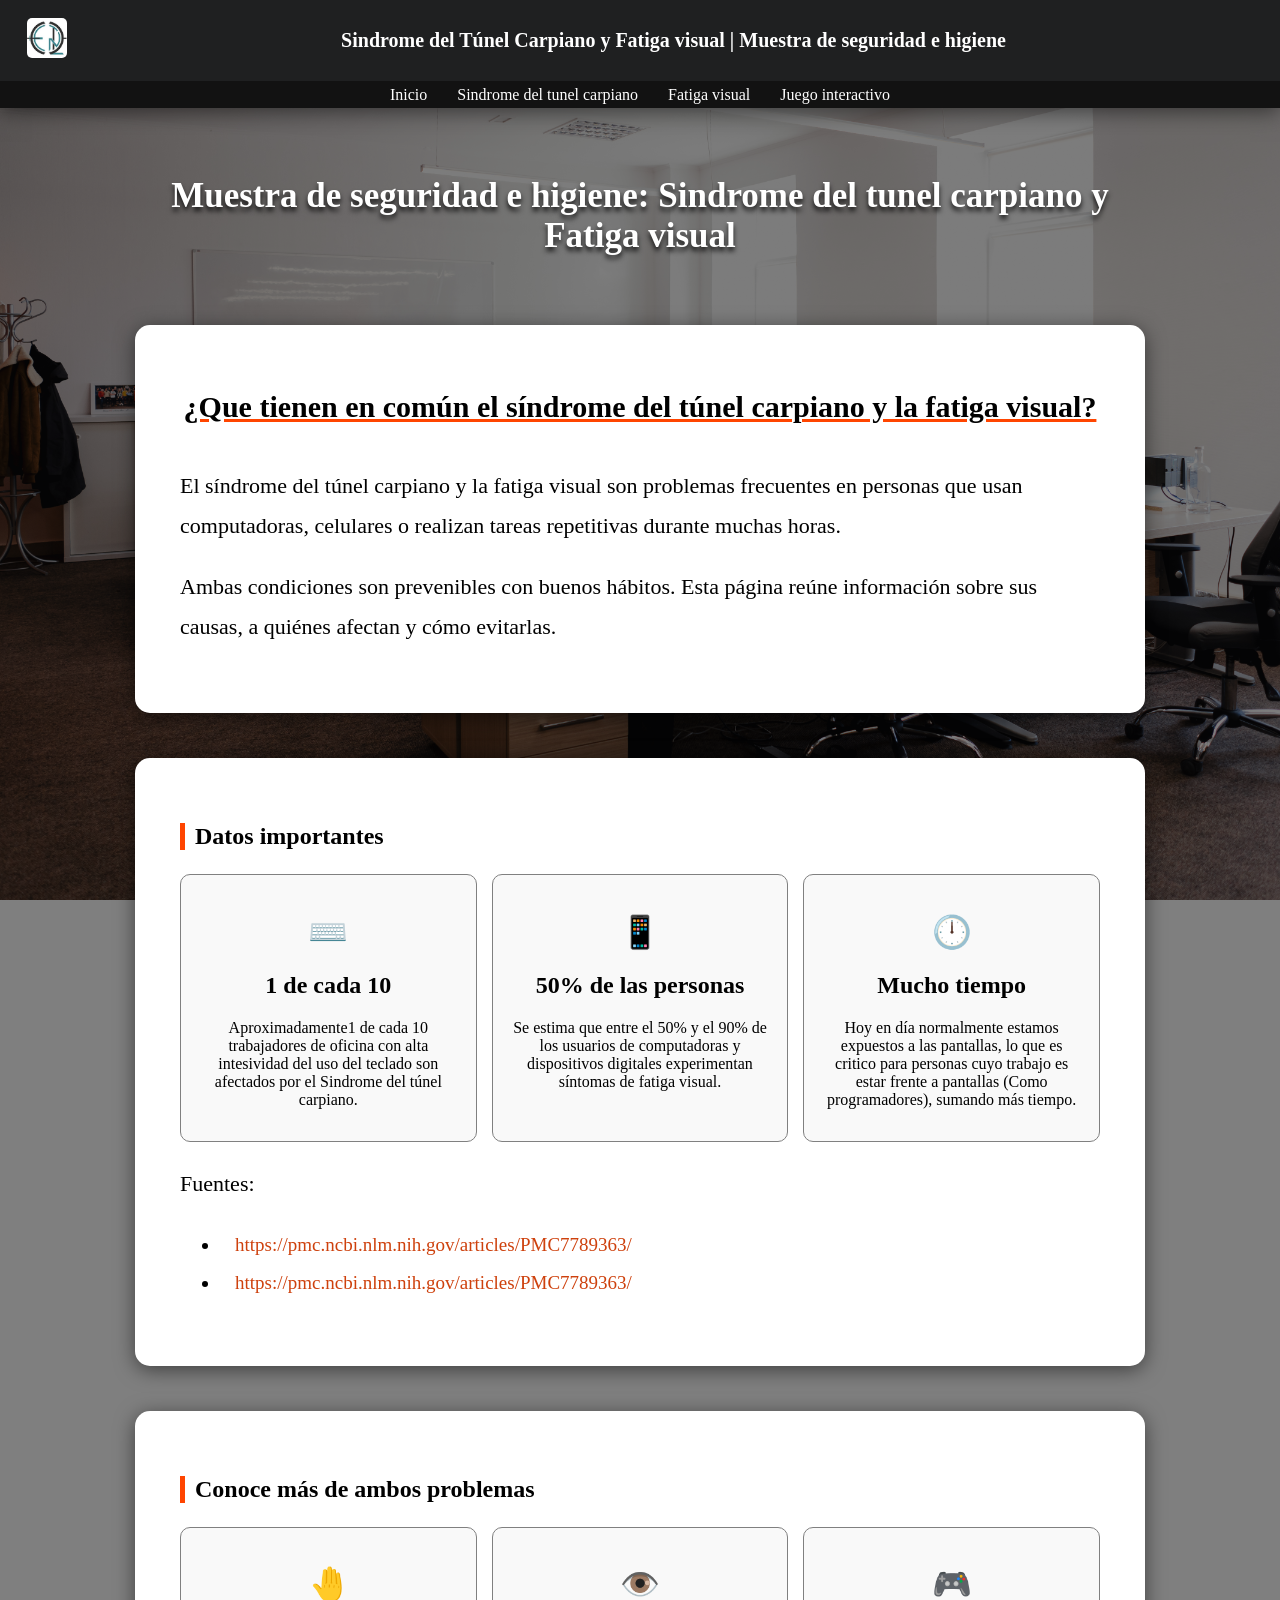
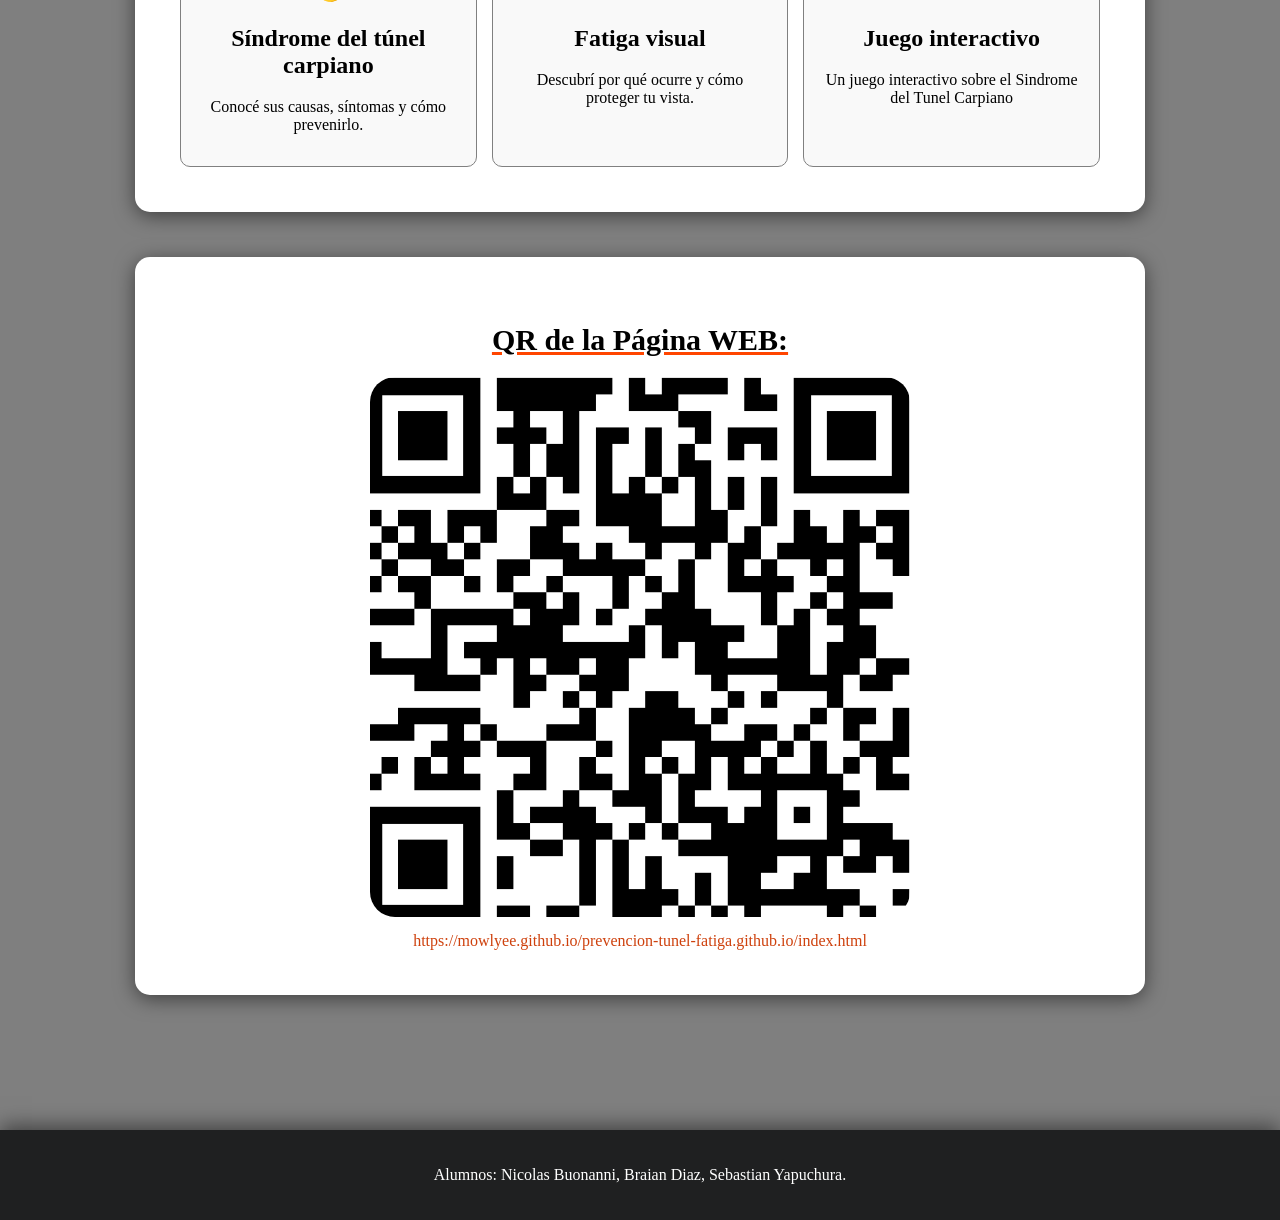
<file: index.html>
<!DOCTYPE html>
<html lang="es">
<head>
    <meta charset="UTF-8">
    <meta name="viewport" content="width=device-width, initial-scale=1.0">
    <link rel="icon" type="image/x-icon" href="media/logo.jpeg">
    <title>Sindrome del Tunel Carpiano y Fatiga visual</title>
    <link rel="stylesheet" href="styles/style.css">
</head>
<body style="background-image: url(media/oficina.jpg)">


    <header>

        <div class="encabezado">

            <a  href="index.html">
                <img src="media/logo.jpeg" alt="logo">
            </a>

            <div class="encabezado-titulo">Sindrome del Túnel Carpiano y Fatiga visual | Muestra de seguridad e higiene</div>

        </div>

        <nav>
            <a href="index.html">Inicio</a>
            <a href="html/tunel-carpiano.html">Sindrome del tunel carpiano</a>
            <a href="html/fatiga-visual.html">Fatiga visual</a>
            <a href="juego.html">Juego interactivo</a>
        </nav>

    </header>


    <div class="contenido">
        <h1 class="titulo-grande">Muestra de seguridad e higiene: Sindrome del tunel carpiano y Fatiga visual</h1>
        <div class="articulo">
            
            
            <div class="seccion">

                <div class="titulo-grande2">
                    <h1>¿Que tienen en común el síndrome del túnel carpiano y la fatiga visual?</h1>
                </div>
                <div class="texto">
                    <p>El síndrome del túnel carpiano y la fatiga visual son problemas frecuentes en personas que usan computadoras, celulares o realizan tareas repetitivas durante muchas horas.</p>
                    <p>Ambas condiciones son prevenibles con buenos hábitos. Esta página reúne información sobre sus causas, a quiénes afectan y cómo evitarlas.</p>
                </div>

            </div>


        </div>

        <div class="articulo">



            <div class="seccion">

                <h2 class="titulo">Datos importantes</h2>

                <div class="contenedor-grid">

                    <div class="card">
                        <h1>⌨️</h1>
                        <h2>1 de cada 10</h2>
                        <p>Aproximadamente1 de cada 10 trabajadores de oficina con alta
                            intesividad del uso del teclado son afectados por el Sindrome
                            del túnel carpiano.
                        </p>
                    </div>

                    <div class="card">
                        <h1>📱</h1>
                        <h2>50% de las personas</h2>
                        <p>Se estima que entre el 50% y el 90% de los usuarios de computadoras
                            y dispositivos digitales experimentan síntomas de fatiga visual.
                        </p>
                    </div>

                    <div class="card">
                        <h1>🕛</h1>
                        <h2>Mucho tiempo</h2>
                        <p>Hoy en día normalmente estamos expuestos a las pantallas, lo que es
                            critico para personas cuyo trabajo es estar frente a pantallas (Como programadores), sumando
                            más tiempo.
                        </p>
                    </div>

                </div>

                <div class="texto">
                    <p>Fuentes:</p>
                </div>
                <ul class="lista">
                    <li><a href="https://pmc.ncbi.nlm.nih.gov/articles/PMC7789363/">https://pmc.ncbi.nlm.nih.gov/articles/PMC7789363/</a></li>
                    <li><a href="https://pmc.ncbi.nlm.nih.gov/articles/PMC7789363/">https://pmc.ncbi.nlm.nih.gov/articles/PMC7789363/</a></li>
                </ul>

            </div>


        </div>

        <div class="articulo">
            

            <div class="seccion">

                <h2 class="titulo">Conoce más de ambos problemas</h2>
                
                <div class="contenedor-grid">

                    <a href="html/tunel-carpiano.html">
                        <div class="card">
                            <h1>🤚</h1>
                            <h2>Síndrome del túnel carpiano</h2>
                            <p>Conocé sus causas, síntomas y cómo prevenirlo.</p>
                        </div>
                    </a>

                    <a href="html/fatiga-visual.html">
                        <div class="card">
                            <h1>👁️</h1>
                            <h2>Fatiga visual</h2>
                            <p>Descubrí por qué ocurre y cómo proteger tu vista.</p>
                        </div>
                    </a>

                    <a href="html/juego.html">
                        <div class="card">
                            <h1>🎮</h1>
                            <h2>Juego interactivo</h2>
                            <p>Un juego interactivo sobre el Sindrome del Tunel Carpiano</p>
                        </div>
                    </a>

                </div>

            </div>


        </div>

        <div class="articulo">

            <div class="seccion">

                <div class="titulo-grande2">
                    <h1>QR de la Página WEB:</h1>
                </div>

                <div class="codigo-qr">

                    <img src="media/qr-code-no-border.png" alt="codigo-qr">

                    <a href="https://mowlyee.github.io/prevencion-tunel-fatiga.github.io/index.html">https://mowlyee.github.io/prevencion-tunel-fatiga.github.io/index.html</a>

                </div>

            </div>




        </div> 
        
        
    </div>


    <footer>
        Alumnos: Nicolas Buonanni, Braian Diaz, Sebastian Yapuchura.
    </footer>

</body>
</html>
</file>
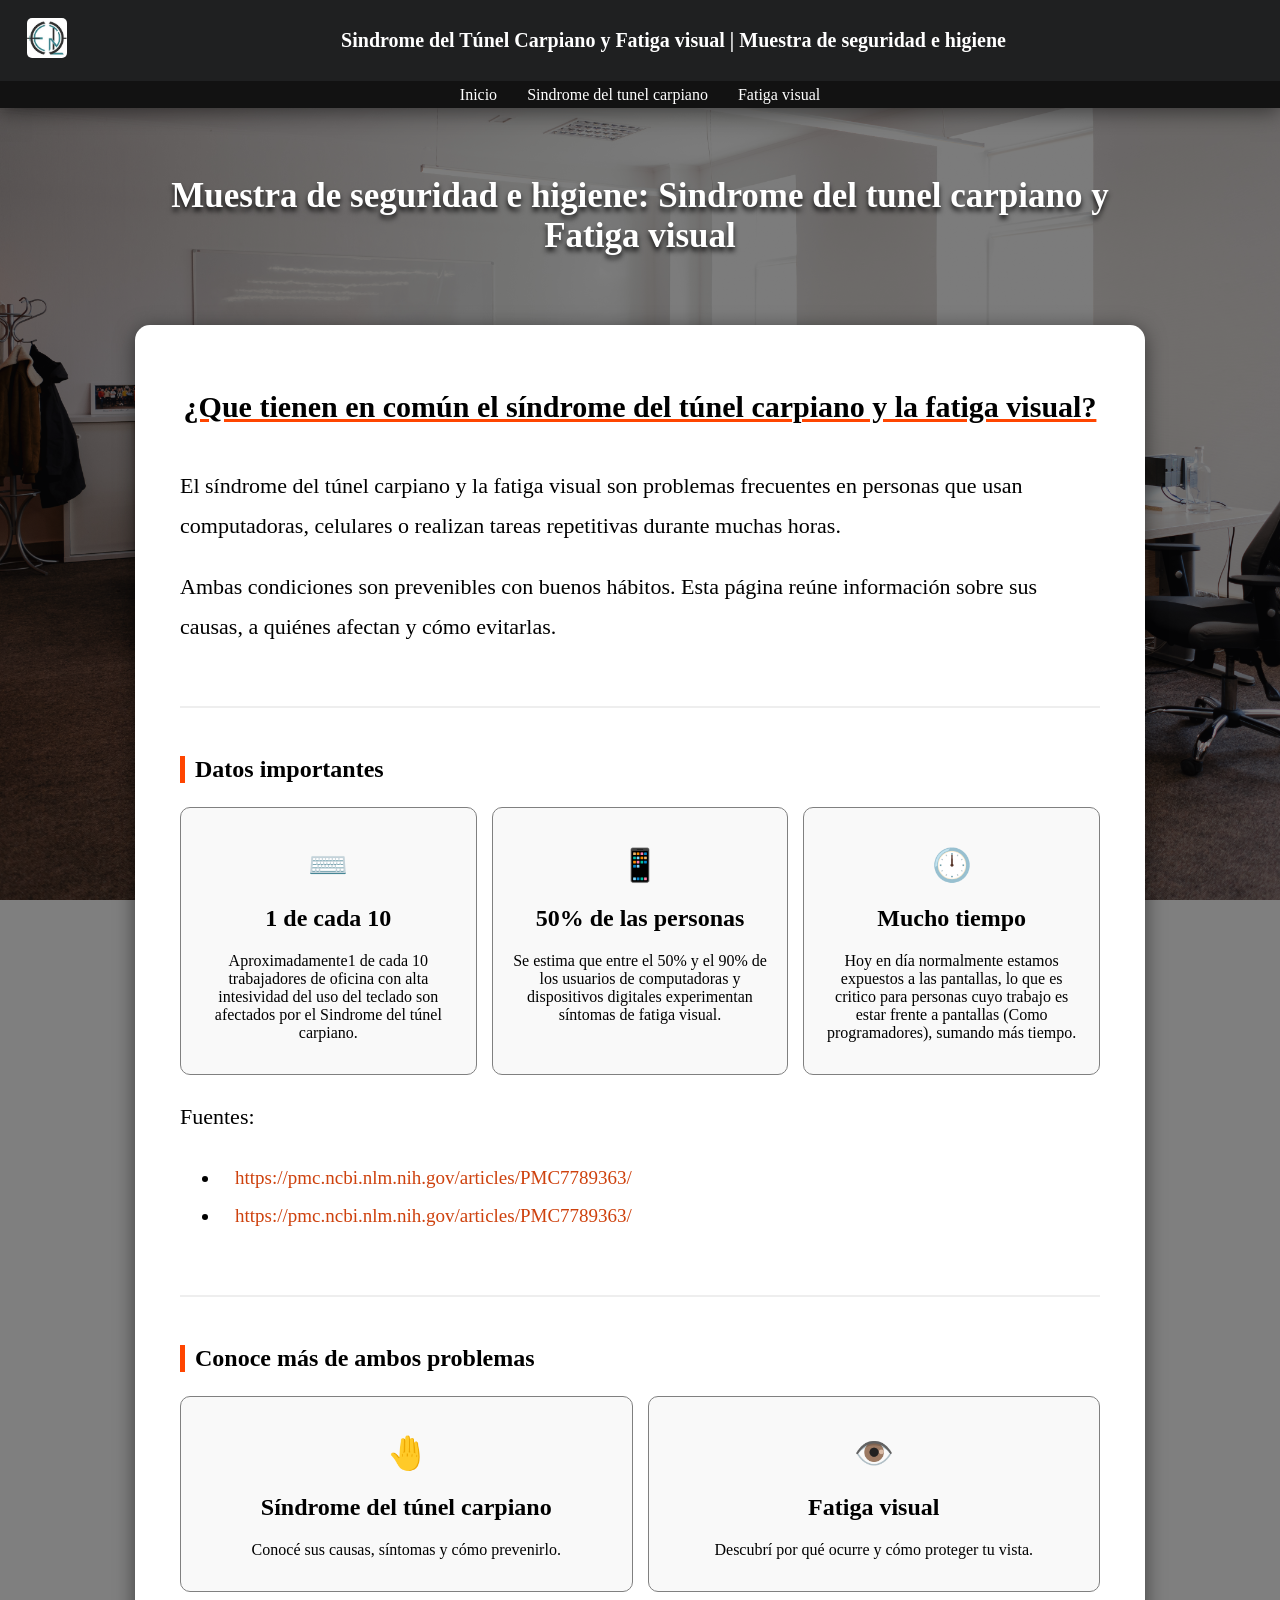
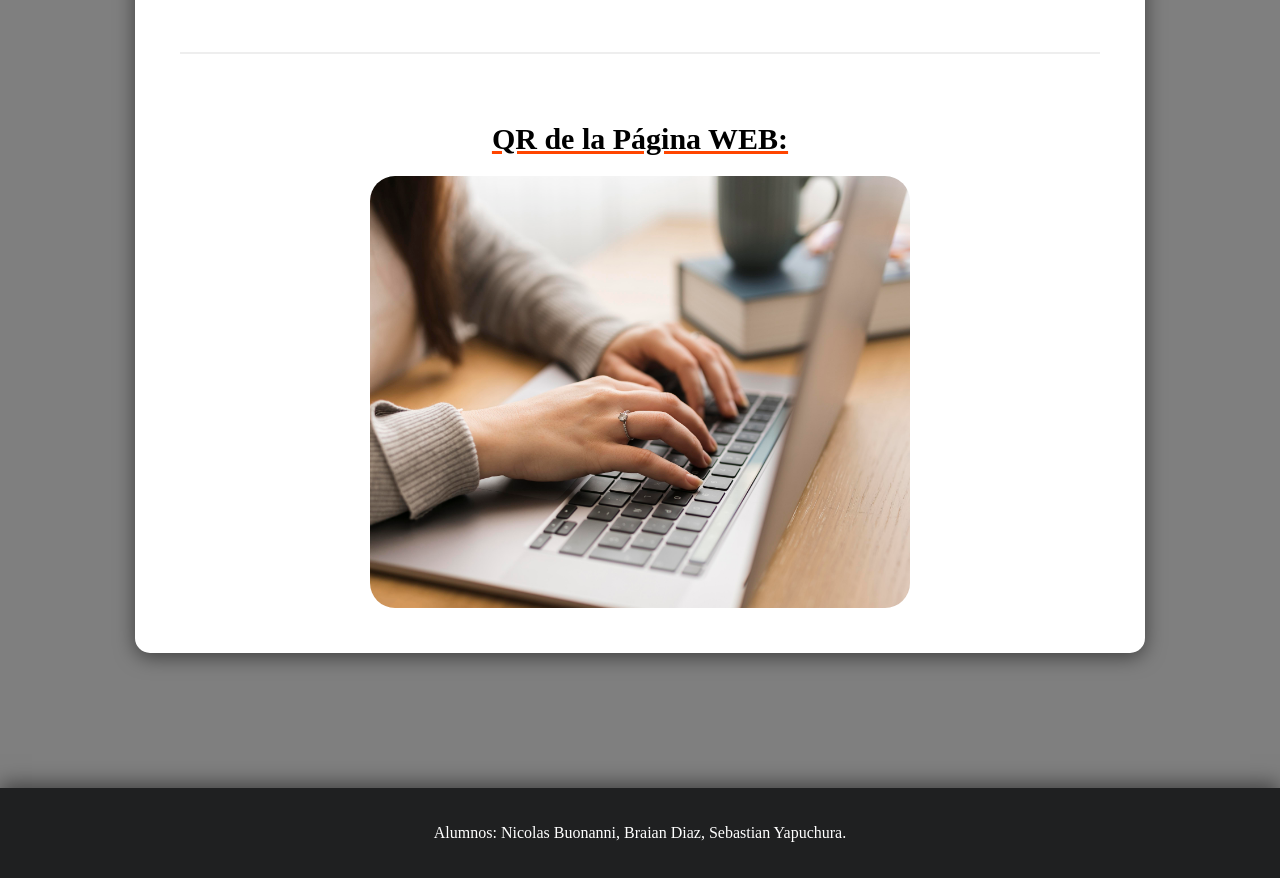
<file: html/index.html>
<!DOCTYPE html>
<html lang="es">
<head>
    <meta charset="UTF-8">
    <meta name="viewport" content="width=device-width, initial-scale=1.0">
    <link rel="icon" type="image/x-icon" href="../media/logo.jpeg">
    <title>Sindrome del Tunel Carpiano y Fatiga visual</title>
    <link rel="stylesheet" href="../styles/style.css">
</head>
<body style="background-image: url(../media/oficina.jpg)";>


    <header>

        <div class="encabezado">

            <a  href="../html/index.html">
                <img src="../media/logo.jpeg" alt="logo">
            </a>

            <div class="encabezado-titulo">Sindrome del Túnel Carpiano y Fatiga visual | Muestra de seguridad e higiene</div>

        </div>

        <nav>
            <a href="../html/index.html">Inicio</a>
            <a href="../html/tunel-carpiano.html">Sindrome del tunel carpiano</a>
            <a href="../html/fatiga-visual.html">Fatiga visual</a>
        </nav>

    </header>


    <div class="contenido">
        <h1 class="titulo-grande">Muestra de seguridad e higiene: Sindrome del tunel carpiano y Fatiga visual</h1>
        <div class="articulo">
            
            
            <div class="seccion">

                <div class="titulo-grande2">
                    <h1>¿Que tienen en común el síndrome del túnel carpiano y la fatiga visual?</h1>
                </div>
                <div class="texto">
                    <p>El síndrome del túnel carpiano y la fatiga visual son problemas frecuentes en personas que usan computadoras, celulares o realizan tareas repetitivas durante muchas horas.</p>
                    <p>Ambas condiciones son prevenibles con buenos hábitos. Esta página reúne información sobre sus causas, a quiénes afectan y cómo evitarlas.</p>
                </div>

            </div>


            <hr class="separador">


            <div class="seccion">

                <h2 class="titulo">Datos importantes</h2>

                <div class="contenedor-grid">

                    <div class="card">
                        <h1>⌨️</h1>
                        <h2>1 de cada 10</h2>
                        <p>Aproximadamente1 de cada 10 trabajadores de oficina con alta
                            intesividad del uso del teclado son afectados por el Sindrome
                            del túnel carpiano.
                        </p>
                    </div>

                    <div class="card">
                        <h1>📱</h1>
                        <h2>50% de las personas</h2>
                        <p>Se estima que entre el 50% y el 90% de los usuarios de computadoras
                            y dispositivos digitales experimentan síntomas de fatiga visual.
                        </p>
                    </div>

                    <div class="card">
                        <h1>🕛</h1>
                        <h2>Mucho tiempo</h2>
                        <p>Hoy en día normalmente estamos expuestos a las pantallas, lo que es
                            critico para personas cuyo trabajo es estar frente a pantallas (Como programadores), sumando
                            más tiempo.
                        </p>
                    </div>

                </div>

                <div class="texto">
                    <p>Fuentes:</p>
                </div>
                <ul class="lista">
                    <li><a href="https://pmc.ncbi.nlm.nih.gov/articles/PMC7789363/">https://pmc.ncbi.nlm.nih.gov/articles/PMC7789363/</a></li>
                    <li><a href="https://pmc.ncbi.nlm.nih.gov/articles/PMC7789363/">https://pmc.ncbi.nlm.nih.gov/articles/PMC7789363/</a></li>
                </ul>

            </div>


            <hr class="separador">
            

            <div class="seccion">

                <h2 class="titulo">Conoce más de ambos problemas</h2>
                
                <div class="contenedor-grid">

                    <a href="../html/tunel-carpiano.html">
                        <div class="card">
                            <h1>🤚</h1>
                            <h2>Síndrome del túnel carpiano</h2>
                            <p>Conocé sus causas, síntomas y cómo prevenirlo.</p>
                        </div>
                    </a>

                    <a href="../html/fatiga-visual.html">
                        <div class="card">
                            <h1>👁️</h1>
                            <h2>Fatiga visual</h2>
                            <p>Descubrí por qué ocurre y cómo proteger tu vista.</p>
                        </div>
                    </a>

                </div>

            </div>


            <hr class="separador">

            <div class="seccion">

                <div class="titulo-grande2">
                    <h1>QR de la Página WEB:</h1>
                </div>
                <div class="codigo-qr">
                    <img src="../media/laptop-escribiendo.jpg">
                </div>

            </div>




        </div>        
    </div>


    <footer>
        Alumnos: Nicolas Buonanni, Braian Diaz, Sebastian Yapuchura.
    </footer>

</body>
</html>
</file>
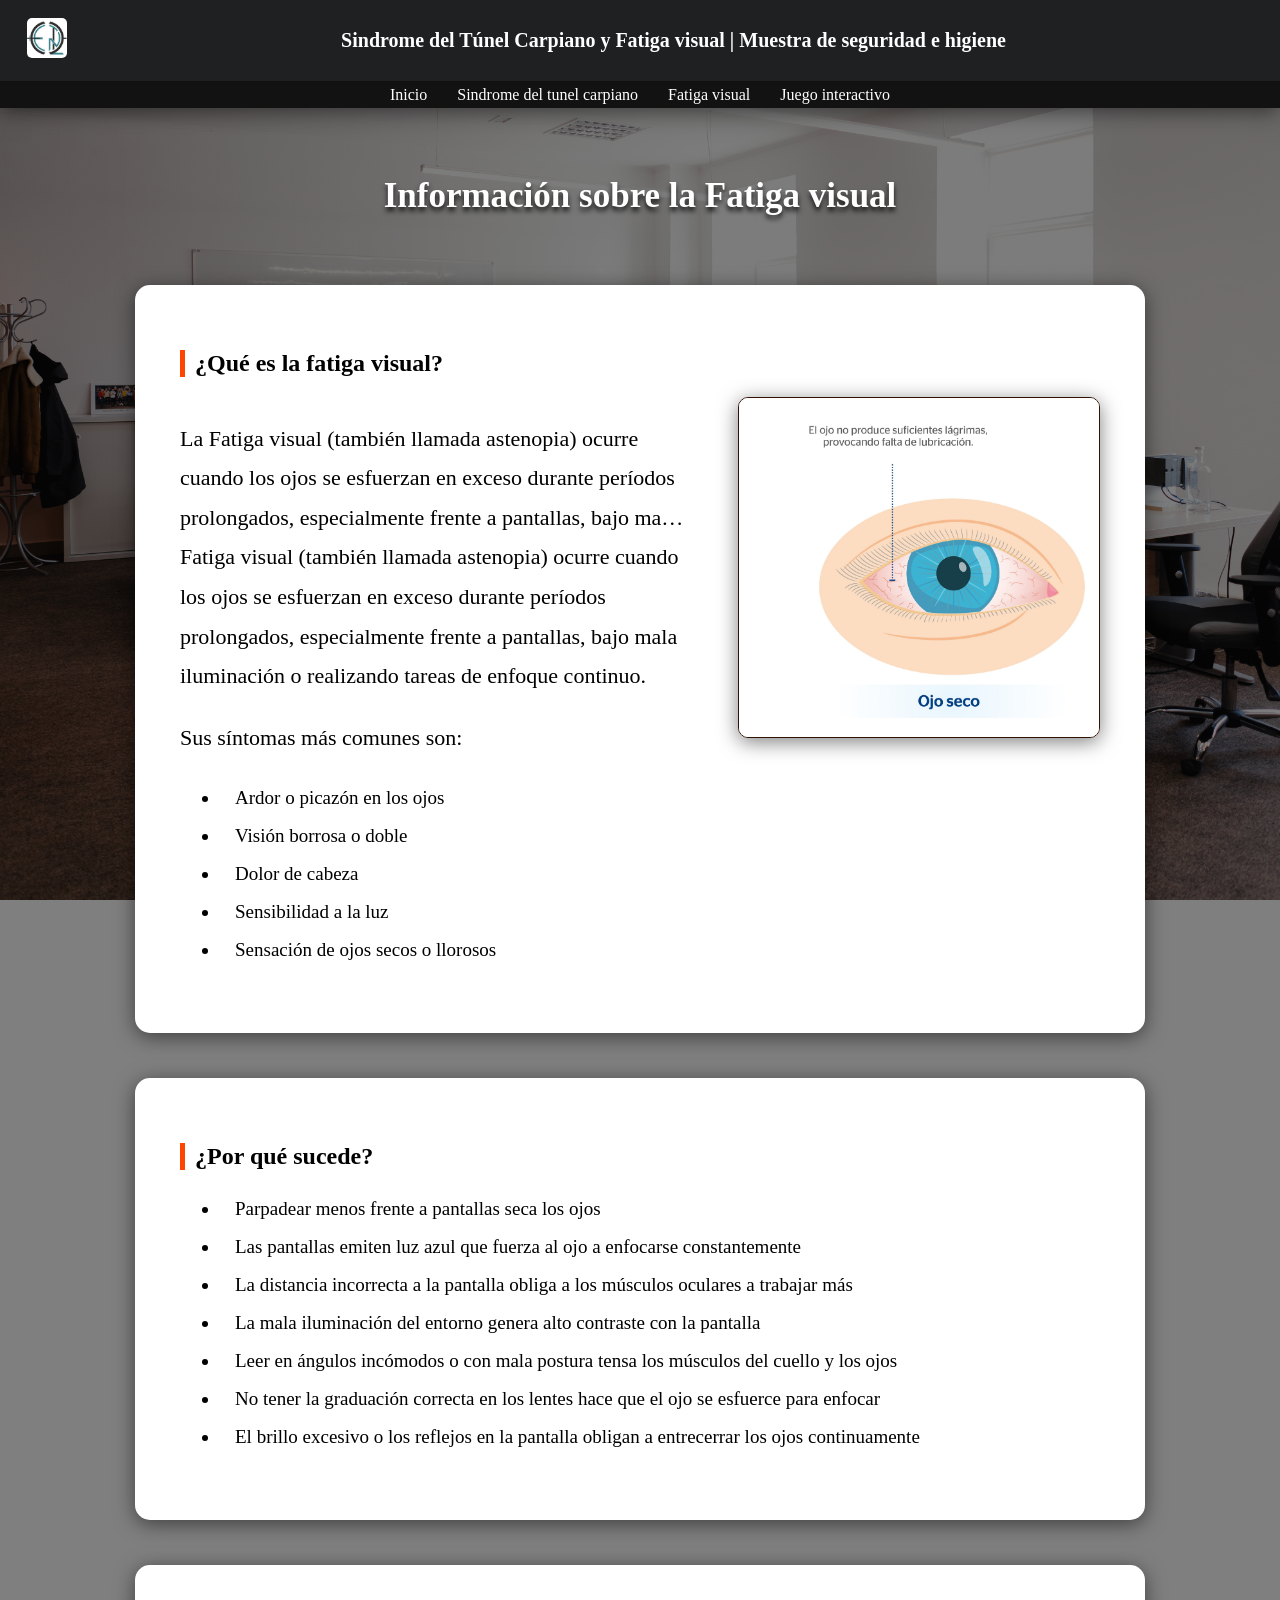
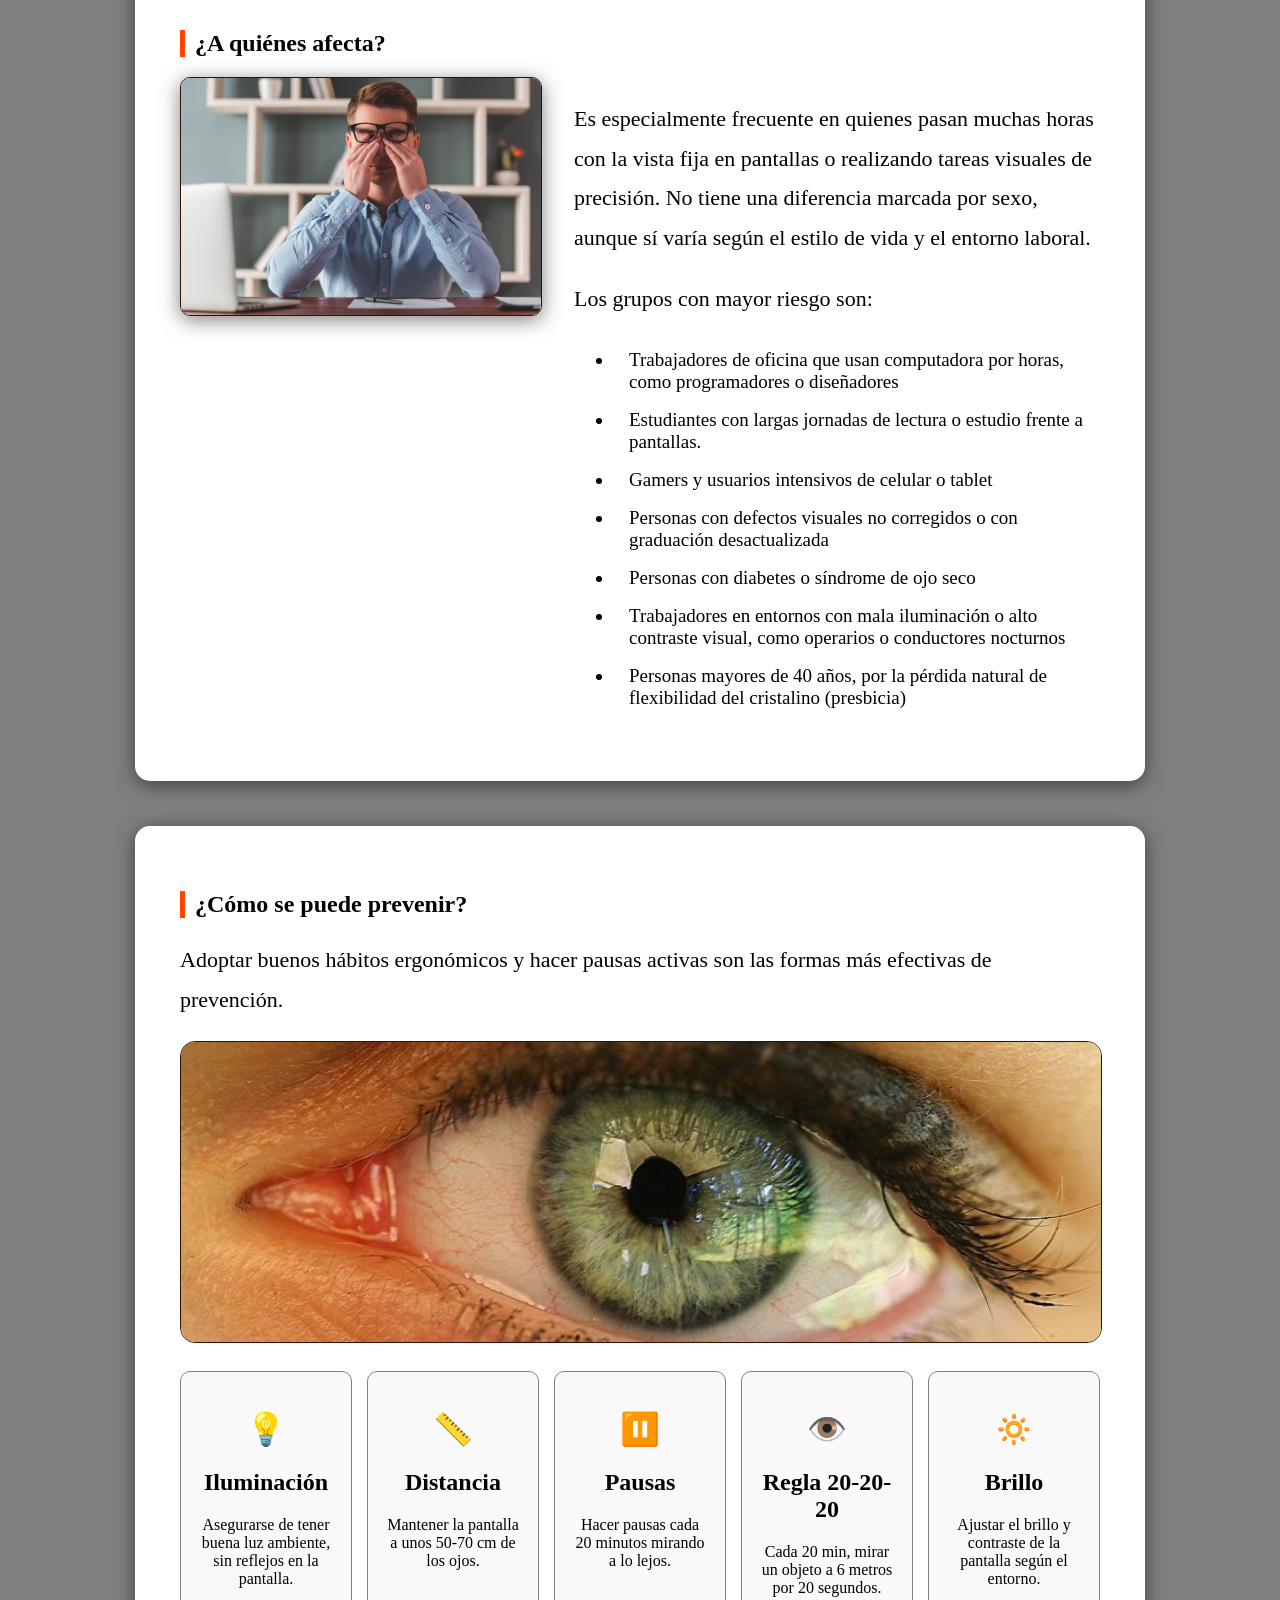
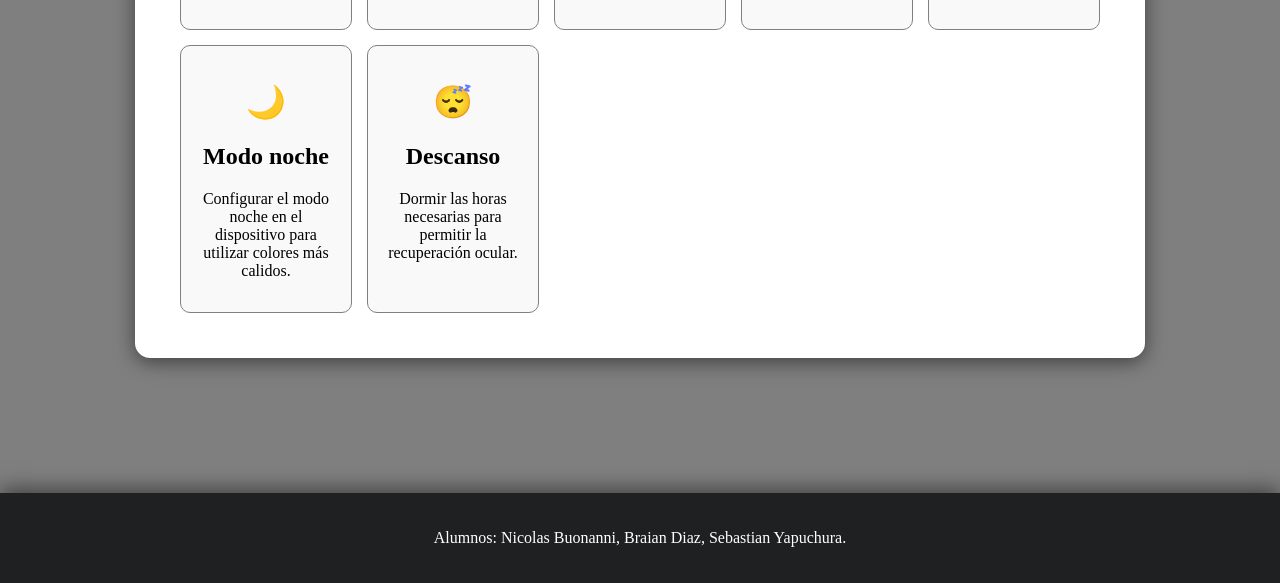
<file: html/fatiga-visual.html>
<!DOCTYPE html>
<html lang="es">
<head>
    <meta charset="UTF-8">
    <meta name="viewport" content="width=device-width, initial-scale=1.0">
    <link rel="icon" type="image/x-icon" href="../media/logo.jpeg">
    <title>Sindrome del Tunel Carpiano y Fatiga visual</title>
    <link rel="stylesheet" href="../styles/style.css">
    <link rel="stylesheet" href="../styles/juego.css">
</head>
<body style="background-image: url(../media/oficina.jpg)";>


    <header>

        <div class="encabezado">

            <a  href="../index.html">
                <img src="../media/logo.jpeg" alt="logo">
            </a>

            <div class="encabezado-titulo">Sindrome del Túnel Carpiano y Fatiga visual | Muestra de seguridad e higiene</div>

        </div>

        <nav>
            <a href="../index.html">Inicio</a>
            <a href="../html/tunel-carpiano.html">Sindrome del tunel carpiano</a>
            <a href="../html/fatiga-visual.html">Fatiga visual</a>
            <a href="juego.html">Juego interactivo</a>
        </nav>

    </header>


    <div class="contenido">
        <h1 class="titulo-grande">Información sobre la Fatiga visual</h1>


        <div class="articulo">

            <div class="seccion">



                <h2 class="titulo">¿Qué es la fatiga visual?</h2>
                <div class="img-paragrafo invertida">
                    <img src="../media/ojo-seco.jpg" alt="ejemplo">
                    <div class="texto">
                        <p>
                            La Fatiga visual (también llamada astenopia) ocurre cuando los ojos se esfuerzan en exceso durante períodos prolongados, especialmente frente a pantallas, bajo ma…Fatiga visual (también llamada astenopia) ocurre cuando los ojos se esfuerzan en exceso durante períodos prolongados, especialmente frente a pantallas, bajo mala iluminación o realizando tareas de enfoque continuo.
                        </p>

                        <p>Sus síntomas más comunes son:</p>
                        
                        <ul class="lista">
                            <li>Ardor o picazón en los ojos</li>
                            <li>Visión borrosa o doble</li>
                            <li>Dolor de cabeza</li>
                            <li>Sensibilidad a la luz</li>
                            <li>Sensación de ojos secos o llorosos</li>
                        </ul>
                    </div>
                </div>
            </div>

        </div>


        <div class="articulo">



            <div class="seccion">

                <h2 class="titulo">¿Por qué sucede?</h2>

                <ul class="lista">
                    <li>Parpadear menos frente a pantallas seca los ojos</li>
                    <li>Las pantallas emiten luz azul que fuerza al ojo a enfocarse constantemente</li>
                    <li>La distancia incorrecta a la pantalla obliga a los músculos oculares a trabajar más</li>
                    <li>La mala iluminación del entorno genera alto contraste con la pantalla</li>
                    <li>Leer en ángulos incómodos o con mala postura tensa los músculos del cuello y los ojos</li>
                    <li>No tener la graduación correcta en los lentes hace que el ojo se esfuerce para enfocar</li>
                    <li>El brillo excesivo o los reflejos en la pantalla obligan a entrecerrar los ojos continuamente</li>
                </ul>

            </div>

        </div>


        <div class="articulo">


            <div class=" seccion">
                <h2 class="titulo">¿A quiénes afecta?</h2>
                <div class="img-paragrafo">
                    <img src="../media/fatiga-visual.jpg">
                    <div class="texto">
                        <p>
                            Es especialmente frecuente en quienes pasan muchas horas con la vista fija en pantallas o realizando tareas visuales de precisión. No tiene una diferencia marcada por sexo, aunque sí varía según el estilo de vida y el entorno laboral.
                        </p>
                        <p>Los grupos con mayor riesgo son:</p>
                        <ul class="lista">
                            <li>Trabajadores de oficina que usan computadora por horas, como programadores o diseñadores</li>
                            <li>Estudiantes con largas jornadas de lectura o estudio frente a pantallas.</li>
                            <li>Gamers y usuarios intensivos de celular o tablet</li>
                            <li>Personas con defectos visuales no corregidos o con graduación desactualizada</li>
                            <li>Personas con diabetes o síndrome de ojo seco</li>
                            <li>Trabajadores en entornos con mala iluminación o alto contraste visual, como operarios o conductores nocturnos</li>
                            <li>Personas mayores de 40 años, por la pérdida natural de flexibilidad del cristalino (presbicia)</li>
                        </ul>
                    </div>
                </div>
            </div>

        </div>


        <div class="articulo">


            <div class=" seccion">
                <h2 class="titulo">¿Cómo se puede prevenir?</h2>
                <div class="texto">
                    <p>Adoptar buenos hábitos ergonómicos y hacer pausas activas son las formas más efectivas de prevención.</p>
                </div>
                <img class="img-grande" src="../media/ojos.jpg">
                <div class="contenedor-grid">
                    <div class="card">
                        <h1>💡</h1>
                        <h2>Iluminación</h2>
                        <p>Asegurarse de tener buena luz ambiente, sin reflejos en la pantalla.</p>
                    </div>
                    <div class="card">
                        <h1>📏</h1>
                        <h2>Distancia</h2>
                        <p>Mantener la pantalla a unos 50-70 cm de los ojos.</p>
                    </div>
                    <div class="card">
                        <h1>⏸️</h1>
                        <h2>Pausas</h2>
                        <p>Hacer pausas cada 20 minutos mirando a lo lejos.</p>
                    </div>
                    <div class="card">
                        <h1>👁️</h1>
                        <h2>Regla 20-20-20</h2>
                        <p>Cada 20 min, mirar un objeto a 6 metros por 20 segundos.</p>
                    </div>
                    <div class="card">
                        <h1>🔅</h1>
                        <h2>Brillo</h2>
                        <p>Ajustar el brillo y contraste de la pantalla según el entorno.</p>
                    </div>
                     <div class="card">
                        <h1>🌙</h1>
                        <h2>Modo noche</h2>
                        <p>Configurar el modo noche en el dispositivo para utilizar colores más calidos.</p>
                    </div>
                    <div class="card">
                        <h1>😴</h1>
                        <h2>Descanso</h2>
                        <p>Dormir las horas necesarias para permitir la recuperación ocular.</p>
                    </div>
                </div>
            </div>

        </div>


        
    </div>


    <footer>
        Alumnos: Nicolas Buonanni, Braian Diaz, Sebastian Yapuchura.
    </footer>

</body>
</html>
</file>
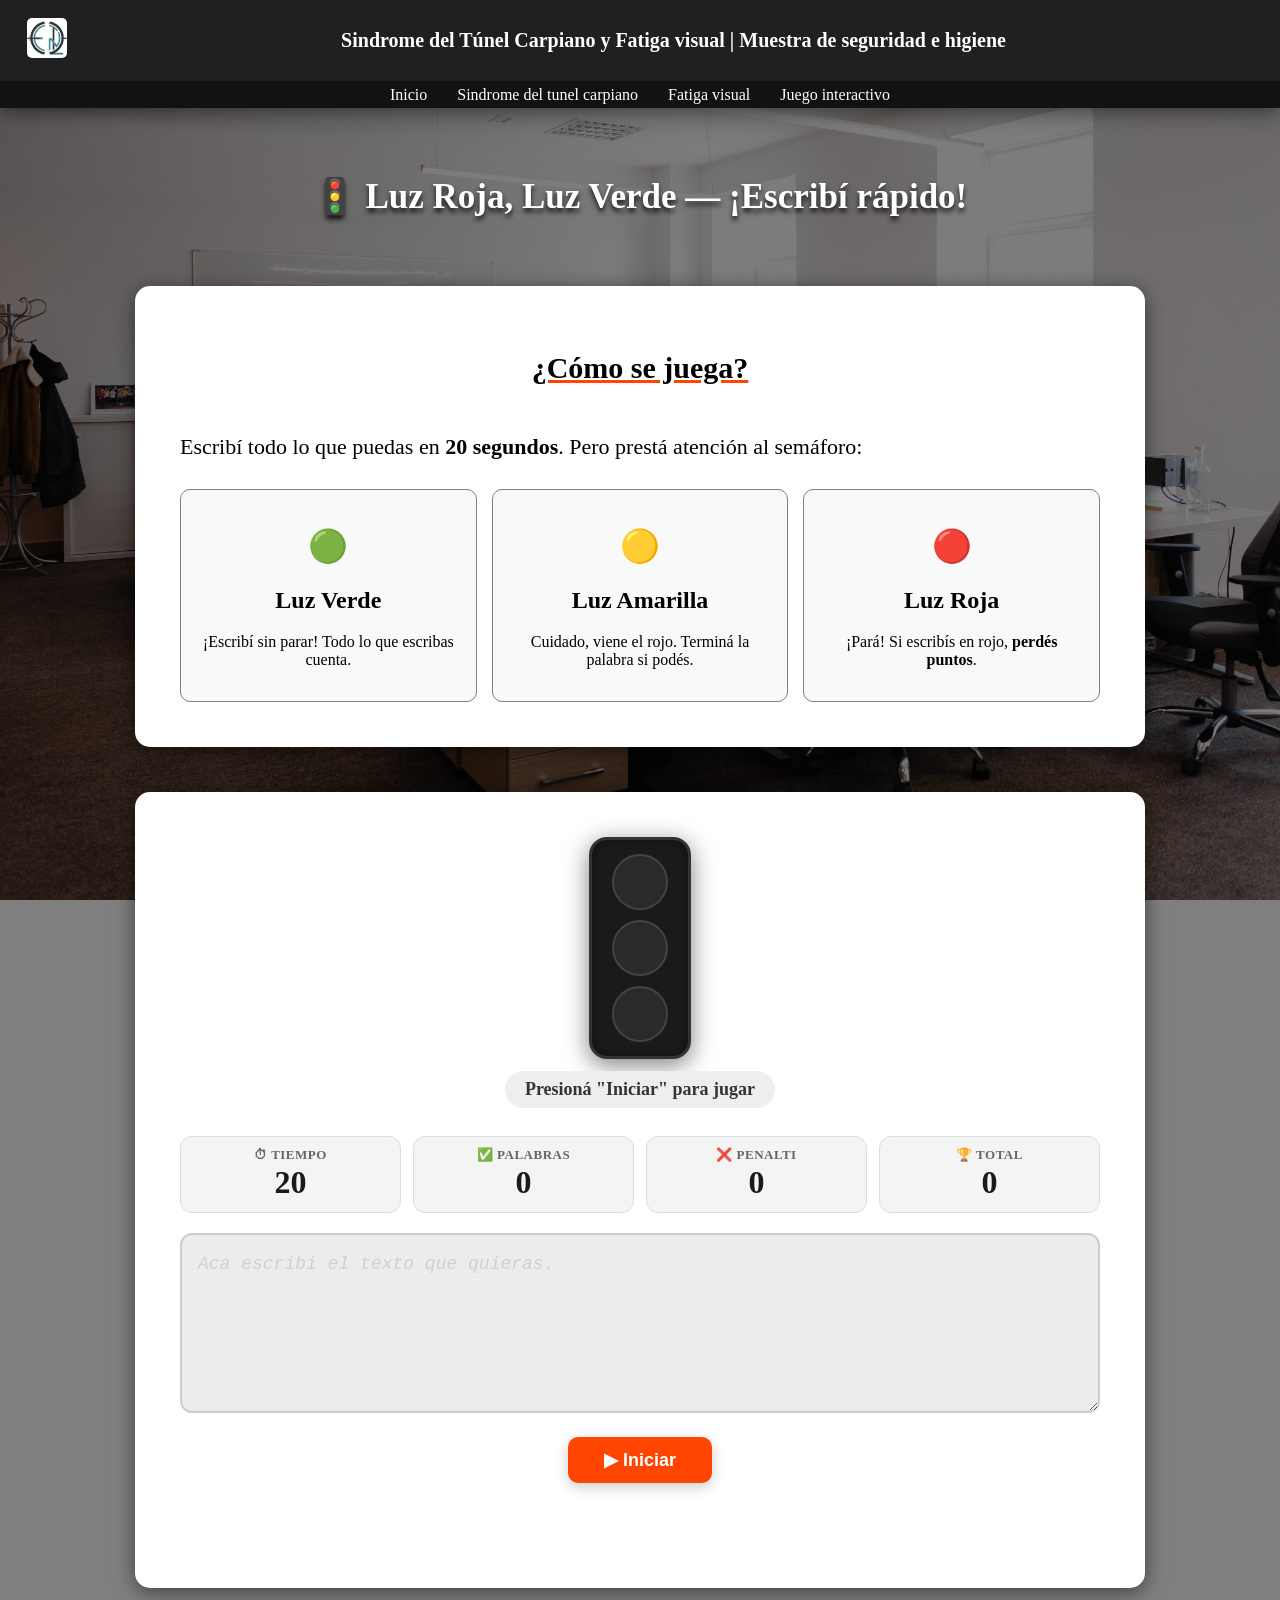
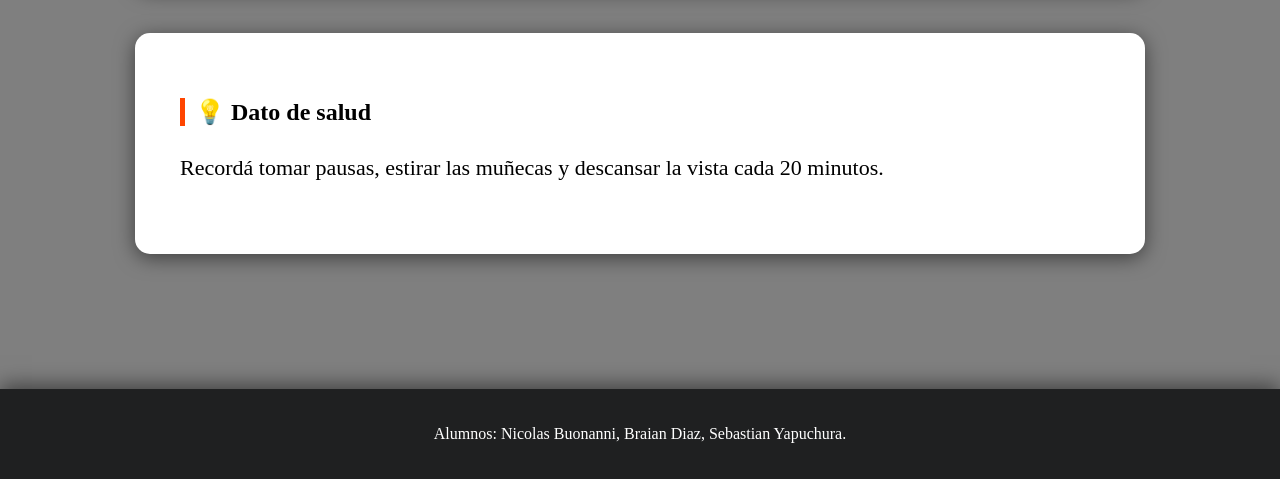
<file: html/juego.html>
<!DOCTYPE html>
<html lang="es">
<head>
    <meta charset="UTF-8">
    <meta name="viewport" content="width=device-width, initial-scale=1.0">
    <link rel="icon" type="image/x-icon" href="../media/logo.jpeg">
    <title>Juego: Luz Roja Luz Verde</title>
    <link rel="stylesheet" href="../styles/style.css">
    <link rel="stylesheet" href="../styles/juego.css">
</head>
<body style="background-image: url(../media/oficina.jpg)">

    <header>
        <div class="encabezado">
            <a href="../index.html">
                <img src="../media/logo.jpeg" alt="logo">
            </a>
            <div class="encabezado-titulo">Sindrome del Túnel Carpiano y Fatiga visual | Muestra de seguridad e higiene</div>
        </div>
        <nav>
            <a href="../index.html">Inicio</a>
            <a href="tunel-carpiano.html">Sindrome del tunel carpiano</a>
            <a href="fatiga-visual.html">Fatiga visual</a>
            <a href="juego.html">Juego interactivo</a>
        </nav>
    </header>

    <div class="contenido">

        <h1 class="titulo-grande">🚦 Luz Roja, Luz Verde — ¡Escribí rápido!</h1>

        <div class="articulo animar-abajo">
            <div class="seccion">
                <div class="titulo-grande2">
                    <h1>¿Cómo se juega?</h1>
                </div>
                <div class="texto">
                    <p>Escribí todo lo que puedas en <strong>20 segundos</strong>. Pero prestá atención al semáforo:</p>
                </div>
                <div class="contenedor-grid" style="margin-top: 16px;">
                    <div class="card">
                        <h1>🟢</h1>
                        <h2>Luz Verde</h2>
                        <p>¡Escribí sin parar! Todo lo que escribas cuenta.</p>
                    </div>
                    <div class="card">
                        <h1>🟡</h1>
                        <h2>Luz Amarilla</h2>
                        <p>Cuidado, viene el rojo. Terminá la palabra si podés.</p>
                    </div>
                    <div class="card">
                        <h1>🔴</h1>
                        <h2>Luz Roja</h2>
                        <p>¡Pará! Si escribís en rojo, <strong>perdés puntos</strong>.</p>
                    </div>
                </div>
            </div>
        </div>

        <div class="articulo animar-abajo" id="juego-principal">
            <div class="seccion">

                <!-- SEMÁFORO -->
                <div class="semaforo-wrapper">
                    <div class="semaforo" id="semaforo">
                        <div class="luz" id="luz-roja"></div>
                        <div class="luz" id="luz-amarilla"></div>
                        <div class="luz" id="luz-verde"></div>
                    </div>
                    <div class="estado-label" id="estado-label">Presioná "Iniciar" para jugar</div>
                </div>

                <!-- TIMER Y PUNTAJE -->
                <div class="hud">
                    <div class="hud-item">
                        <span class="hud-titulo">⏱ Tiempo</span>
                        <span class="hud-valor" id="timer">20</span>
                    </div>
                    <div class="hud-item">
                        <span class="hud-titulo">✅ Palabras</span>
                        <span class="hud-valor" id="palabras">0</span>
                    </div>
                    <div class="hud-item">
                        <span class="hud-titulo">❌ Penalti</span>
                        <span class="hud-valor" id="penalti">0</span>
                    </div>
                    <div class="hud-item">
                        <span class="hud-titulo">🏆 Total</span>
                        <span class="hud-valor" id="total">0</span>
                    </div>
                </div>

                <!-- ÁREA DE ESCRITURA -->
                <textarea
                    id="area-escritura"
                    class="area-escritura"
                    placeholder="Aca escribi el texto que quieras."
                    readonly
                    spellcheck="false"
                ></textarea>

                <!-- BOTONES -->
                <div class="botones-juego">
                    <button class="btn-juego btn-iniciar" id="btn-iniciar" onclick="iniciarJuego()">▶ Iniciar</button>
                    <button class="btn-juego btn-reiniciar" id="btn-reiniciar" onclick="reiniciarJuego()" style="display:none">🔄 Reiniciar</button>
                </div>

            </div>

            <!-- RESULTADO FINAL -->
            <div class="resultado-final" id="resultado-final" style="display:none">
                <div class="titulo-grande2"><h1>¡Tiempo!</h1></div>
                <div class="resultado-grid">
                    <div class="card">
                        <h1>✅</h1>
                        <h2 id="res-palabras">0</h2>
                        <p>Palabras escritas</p>
                    </div>
                    <div class="card">
                        <h1>❌</h1>
                        <h2 id="res-penalti">0</h2>
                        <p>Palabras en rojo (−2 c/u)</p>
                    </div>
                    <div class="card">
                        <h1>🏆</h1>
                        <h2 id="res-total">0</h2>
                        <p>Puntaje final</p>
                    </div>
                </div>
                <p class="resultado-mensaje" id="resultado-mensaje"></p>
                <div class="botones-juego">
                    <button class="btn-juego btn-iniciar" onclick="reiniciarJuego()">🔄 Jugar de nuevo</button>
                </div>
            </div>

        </div>

        <!-- CONSEJO DE SALUD -->
        <div class="articulo animar-derecha-izquierda">
            <div class="seccion">
                <h2 class="titulo">💡 Dato de salud</h2>
                <div class="texto">
                    <p>Recordá tomar pausas, estirar las muñecas y descansar la vista cada 20 minutos.</p>
                </div>
            </div>
        </div>

    </div>

    <footer class="animar-footer">
        Alumnos: Nicolas Buonanni, Braian Diaz, Sebastian Yapuchura.
    </footer>

    <script>
        // ====== ESTADO DEL JUEGO ======
        let estadoSemaforo = 'verde'; // 'verde' | 'amarillo' | 'rojo'
        let juegoActivo = false;
        let tiempoRestante = 20;
        let palabrasValidas = 0;
        let palabrasEnRojo = 0;
        let textoAnterior = '';
        let intervalTimer = null;
        let intervalSemaforo = null;
        let tiempoProximoCambio = 0;

        // ====== DURACIONES (ms) ======
        const DURACION_VERDE  = () => aleatorio(4000, 7000);
        const DURACION_AMARILLO = () => aleatorio(1500, 2500);
        const DURACION_ROJO   = () => aleatorio(2000, 4000);

        function aleatorio(min, max) {
            return Math.floor(Math.random() * (max - min + 1)) + min;
        }

        // ====== SEMÁFORO ======
        function setSemaforo(estado) {
            estadoSemaforo = estado;
            document.getElementById('luz-roja').className    = 'luz' + (estado === 'rojo'     ? ' activa roja'     : '');
            document.getElementById('luz-amarilla').className= 'luz' + (estado === 'amarillo'  ? ' activa amarilla'  : '');
            document.getElementById('luz-verde').className   = 'luz' + (estado === 'verde'     ? ' activa verde'     : '');

            const label = document.getElementById('estado-label');
            const area  = document.getElementById('area-escritura');

            if (estado === 'verde') {
                label.textContent = '🟢 ¡Escribí!';
                label.className = 'estado-label estado-verde';
                area.readOnly = false;
                area.classList.remove('rojo-bloqueado');
                area.focus();
            } else if (estado === 'amarillo') {
                label.textContent = '🟡 ¡Cuidado! Viene el rojo...';
                label.className = 'estado-label estado-amarillo';
                area.readOnly = false;
                area.classList.remove('rojo-bloqueado');
            } else {
                label.textContent = '🔴 ¡PARÁ! No escribas.';
                label.className = 'estado-label estado-rojo';
                area.classList.add('rojo-bloqueado');
                // no bloqueamos el textarea para poder detectar teclas,
                // pero penalizamos cualquier letra nueva
            }
        }

        function cicloSemaforo() {
            // Verde → Amarillo → Rojo → Verde...
            if (estadoSemaforo === 'verde') {
                setSemaforo('amarillo');
                tiempoProximoCambio = DURACION_AMARILLO();
            } else if (estadoSemaforo === 'amarillo') {
                setSemaforo('rojo');
                tiempoProximoCambio = DURACION_ROJO();
            } else {
                setSemaforo('verde');
                tiempoProximoCambio = DURACION_VERDE();
            }
            intervalSemaforo = setTimeout(cicloSemaforo, tiempoProximoCambio);
        }

        // ====== CONTEO DE PALABRAS ======
        function contarPalabras(texto) {
            return texto.trim().split(/\s+/).filter(w => w.length > 0).length;
        }

        // ====== DETECCIÓN DE TIPEO EN ROJO ======
        document.addEventListener('DOMContentLoaded', () => {
            const area = document.getElementById('area-escritura');

            area.addEventListener('input', (e) => {
                if (!juegoActivo) return;

                const textoActual = area.value;

                if (estadoSemaforo === 'rojo') {
                    // Contamos cuántas palabras nuevas se añadieron
                    const palabrasAhora   = contarPalabras(textoActual);
                    const palabrasAntes   = contarPalabras(textoAnterior);
                    const nuevasPalabras  = palabrasAhora - palabrasAntes;
                    if (nuevasPalabras > 0) {
                        palabrasEnRojo += nuevasPalabras;
                        document.getElementById('penalti').textContent = palabrasEnRojo;
                        actualizarTotal();
                        // Pequeño shake visual
                        area.classList.add('shake');
                        setTimeout(() => area.classList.remove('shake'), 400);
                    }
                }

                textoAnterior = textoActual;

                // Actualizar contador de palabras válidas
                const totalPalabras = contarPalabras(textoActual);
                palabrasValidas = Math.max(0, totalPalabras - palabrasEnRojo);
                document.getElementById('palabras').textContent = palabrasValidas;
                actualizarTotal();
            });
        });

        function actualizarTotal() {
            const total = Math.max(0, palabrasValidas - (palabrasEnRojo * 2));
            document.getElementById('total').textContent = total;
        }

        // ====== INICIO / FIN / RESET ======
        function iniciarJuego() {
            juegoActivo     = true;
            tiempoRestante  = 20;
            palabrasValidas = 0;
            palabrasEnRojo  = 0;
            textoAnterior   = '';

            document.getElementById('area-escritura').value = '';
            document.getElementById('palabras').textContent = '0';
            document.getElementById('penalti').textContent  = '0';
            document.getElementById('total').textContent    = '0';
            document.getElementById('timer').textContent    = '20';
            document.getElementById('resultado-final').style.display = 'none';
            document.getElementById('btn-iniciar').style.display  = 'none';
            document.getElementById('btn-reiniciar').style.display = 'inline-block';

            // Arranca en verde
            setSemaforo('verde');
            tiempoProximoCambio = DURACION_VERDE();
            intervalSemaforo = setTimeout(cicloSemaforo, tiempoProximoCambio);

            // Timer de 1 minuto
            intervalTimer = setInterval(() => {
                tiempoRestante--;
                document.getElementById('timer').textContent = tiempoRestante;
                if (tiempoRestante <= 0) terminarJuego();
            }, 1000);
        }

        function terminarJuego() {
            juegoActivo = false;
            clearInterval(intervalTimer);
            clearTimeout(intervalSemaforo);

            const area = document.getElementById('area-escritura');
            area.readOnly = true;
            document.getElementById('luz-roja').className    = 'luz';
            document.getElementById('luz-amarilla').className= 'luz';
            document.getElementById('luz-verde').className   = 'luz';
            document.getElementById('estado-label').textContent = '⏹ Juego terminado';
            document.getElementById('estado-label').className = 'estado-label';

            // Calcular resultado final
            const totalPalabras = contarPalabras(area.value);
            const validas = Math.max(0, totalPalabras - palabrasEnRojo);
            const puntajeFinal = Math.max(0, validas - (palabrasEnRojo * 2));

            document.getElementById('res-palabras').textContent = validas;
            document.getElementById('res-penalti').textContent  = palabrasEnRojo;
            document.getElementById('res-total').textContent    = puntajeFinal;

            // Mensaje motivacional
            let msg = '';
            if (puntajeFinal >= 80)      msg = '🏆 ¡Sos un monstruo del teclado!';
            else if (puntajeFinal >= 50) msg = '🔥 ¡Excelente velocidad!';
            else if (puntajeFinal >= 30) msg = '👍 ¡Buen ritmo! Seguí practicando.';
            else if (puntajeFinal >= 15) msg = '💪 ¡Vas bien! No te rindas.';
            else                          msg = '🐢 Todavía hay mucho por mejorar...';
            document.getElementById('resultado-mensaje').textContent = msg;

            document.getElementById('resultado-final').style.display = 'block';
            document.getElementById('btn-reiniciar').style.display   = 'none';
            document.getElementById('btn-iniciar').style.display     = 'none';

            // Scroll suave al resultado
            document.getElementById('resultado-final').scrollIntoView({ behavior: 'smooth', block: 'center' });
        }

        function reiniciarJuego() {
            juegoActivo = false;
            clearInterval(intervalTimer);
            clearTimeout(intervalSemaforo);

            const area = document.getElementById('area-escritura');
            area.readOnly = true;
            area.classList.remove('rojo-bloqueado', 'shake');

            document.getElementById('luz-roja').className    = 'luz';
            document.getElementById('luz-amarilla').className= 'luz';
            document.getElementById('luz-verde').className   = 'luz';
            document.getElementById('estado-label').textContent = 'Presioná "Iniciar" para jugar';
            document.getElementById('estado-label').className = 'estado-label';

            document.getElementById('timer').textContent   = '20';
            document.getElementById('palabras').textContent= '0';
            document.getElementById('penalti').textContent = '0';
            document.getElementById('total').textContent   = '0';

            document.getElementById('resultado-final').style.display = 'none';
            document.getElementById('btn-iniciar').style.display     = 'inline-block';
            document.getElementById('btn-reiniciar').style.display   = 'none';
        }
    </script>

</body>
</html>
</file>
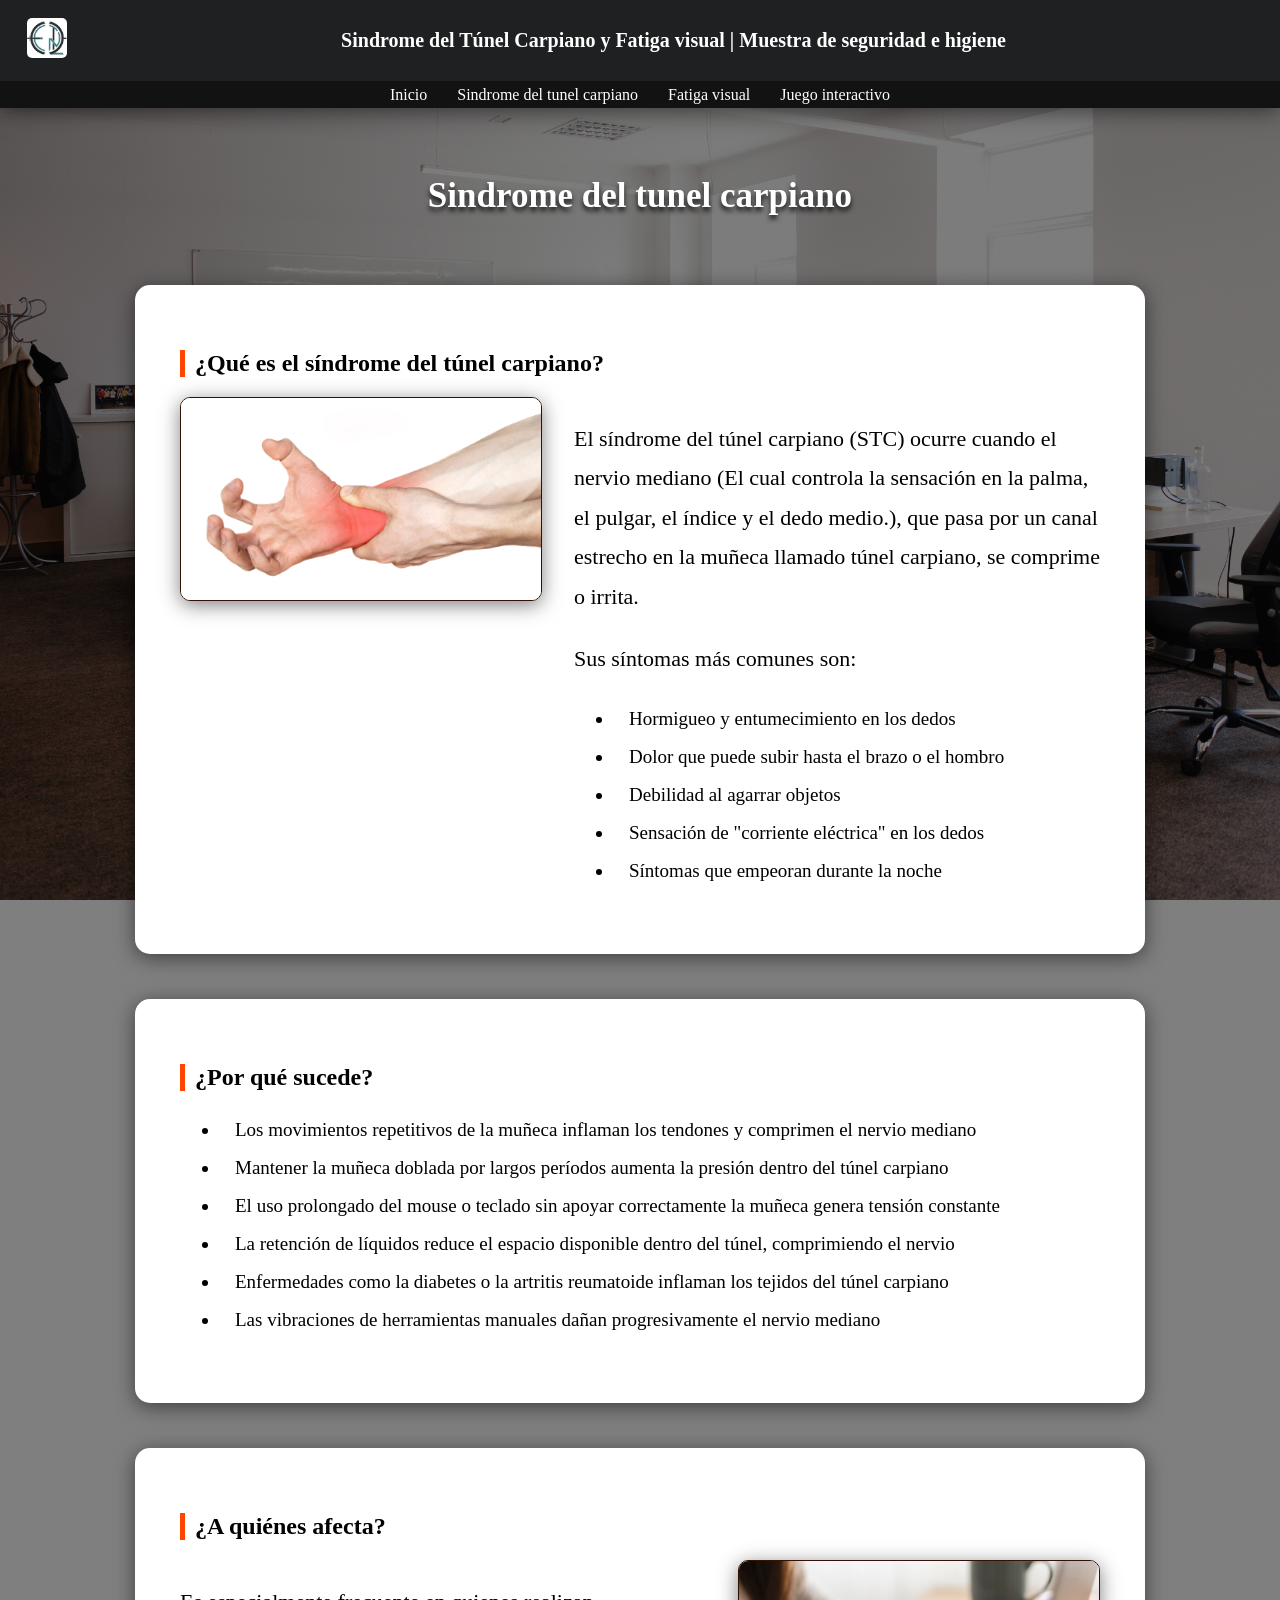
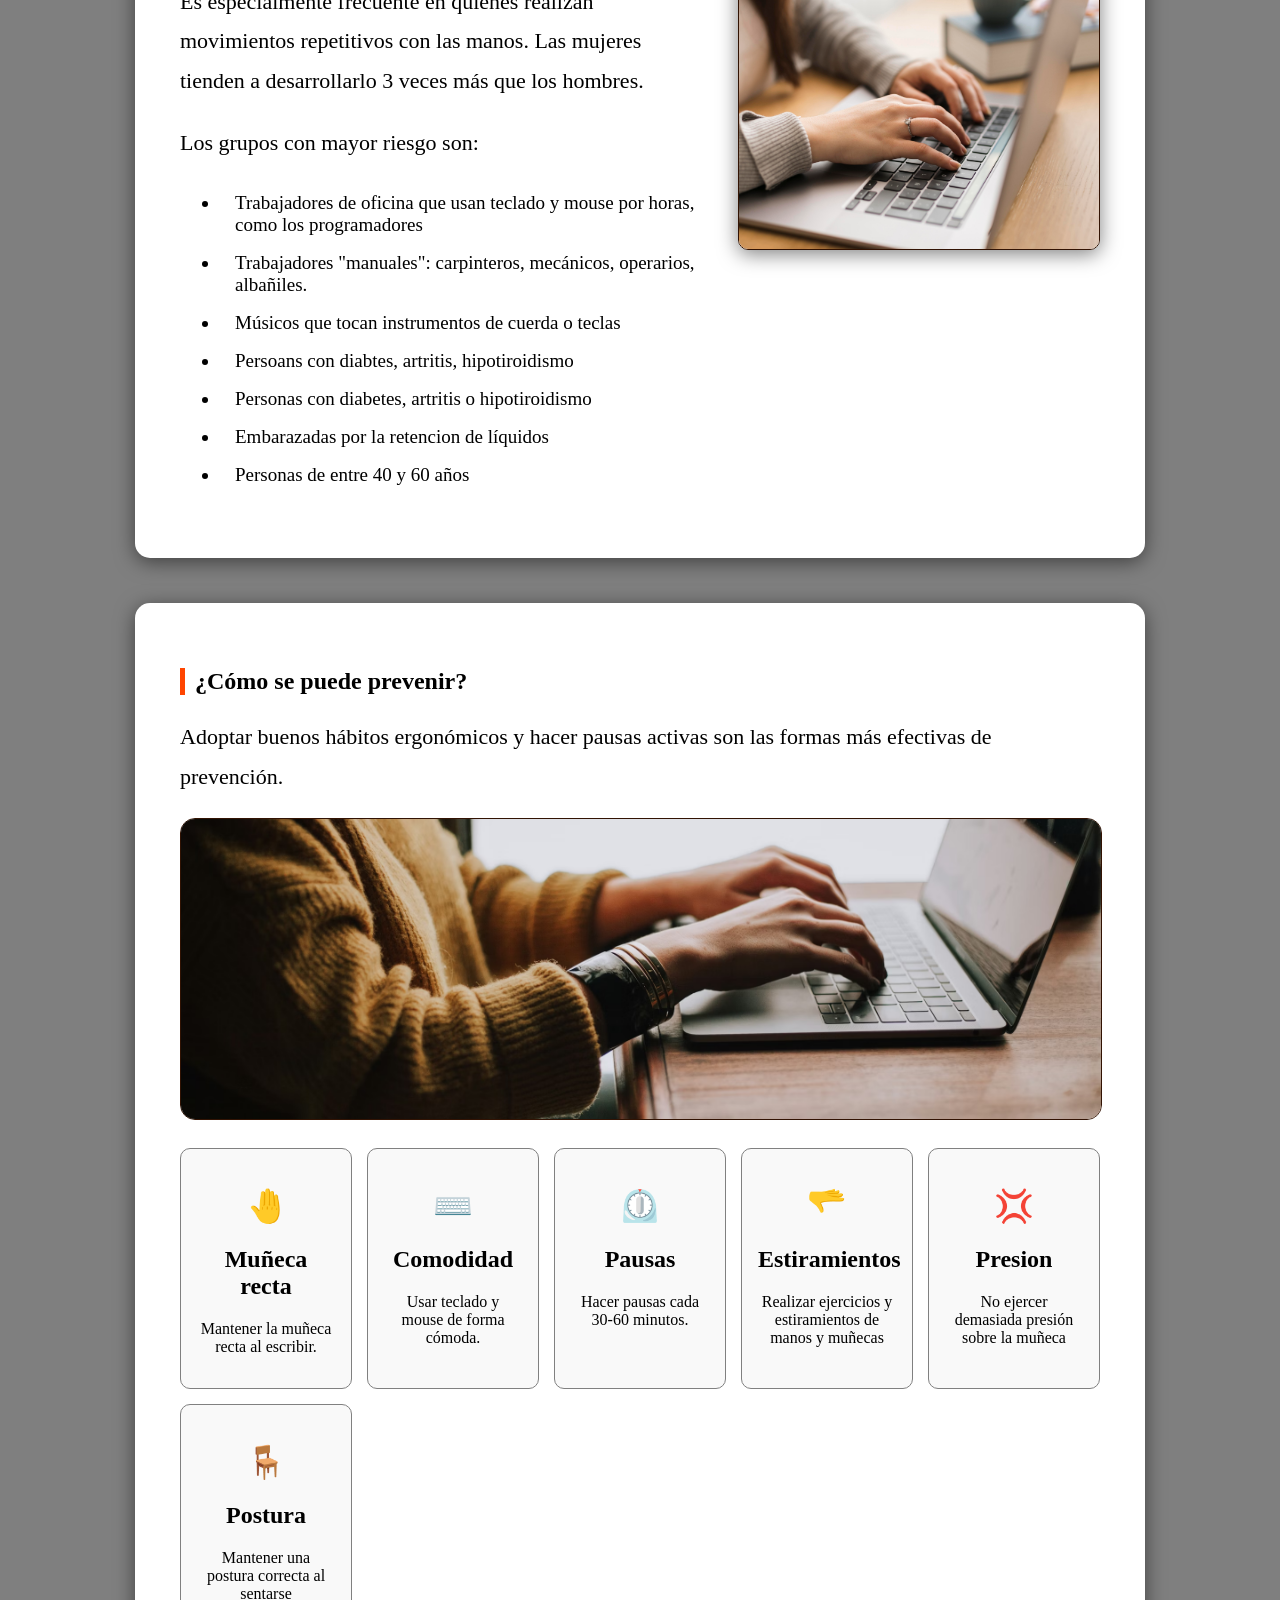
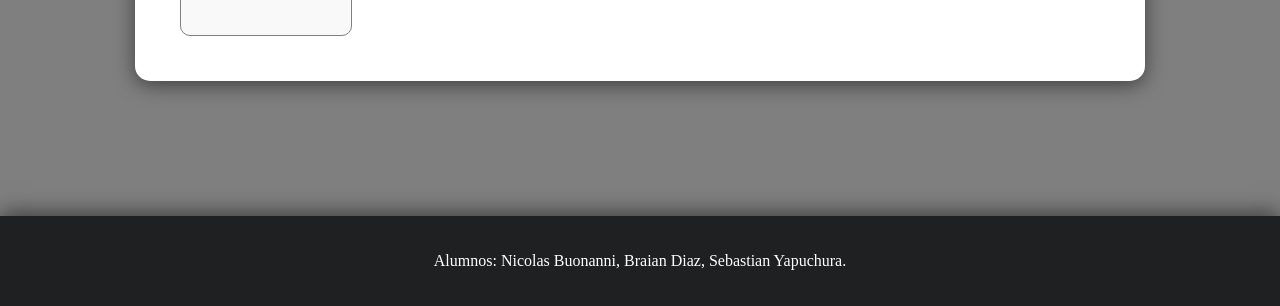
<file: html/tunel-carpiano.html>
<!DOCTYPE html>
<html lang="es">
<head>
    <meta charset="UTF-8">
    <meta name="viewport" content="width=device-width, initial-scale=1.0">
    <link rel="icon" type="image/x-icon" href="../media/logo.jpeg">
    <title>Sindrome del Tunel Carpiano y Fatiga visual</title>
    <link rel="stylesheet" href="../styles/style.css">
</head>
<body style="background-image: url(../media/oficina.jpg)";>


    <header>

        <div class="encabezado">

            <a  href="../index.html">
                <img src="../media/logo.jpeg" alt="logo">
            </a>

            <div class="encabezado-titulo">Sindrome del Túnel Carpiano y Fatiga visual | Muestra de seguridad e higiene</div>

        </div>

        <nav>
            <a href="../index.html">Inicio</a>
            <a href="../html/tunel-carpiano.html">Sindrome del tunel carpiano</a>
            <a href="../html/fatiga-visual.html">Fatiga visual</a>
            <a href="juego.html">Juego interactivo</a>
        </nav>

    </header>


    <div class="contenido">
        <h1 class="titulo-grande">Sindrome del tunel carpiano</h1>
        <div class="articulo">

            <div class="seccion">



                <h2 class="titulo">¿Qué es el síndrome del túnel carpiano?</h2>
                <div class="img-paragrafo">
                    <img src="../media/sindrome.jpg" alt="ejemplo">
                    <div class="texto">
                        <p>
                            El síndrome del túnel carpiano (STC) ocurre cuando el nervio mediano (El cual controla la sensación en la palma, el pulgar, el índice y el dedo medio.), que pasa por un canal estrecho en la muñeca llamado túnel carpiano, se comprime o irrita.
                        </p>

                        <p>Sus síntomas más comunes son:</p>
                        
                        <ul class="lista">
                            <li>Hormigueo y entumecimiento en los dedos</li>
                            <li>Dolor que puede subir hasta el brazo o el hombro</li>
                            <li>Debilidad al agarrar objetos</li>
                            <li>Sensación de "corriente eléctrica" en los dedos</li>
                            <li>Síntomas que empeoran durante la noche</li>
                        </ul>
                    </div>
                </div>
            </div>

        </div>


        <div class="articulo">


            <div class="seccion">

                <h2 class="titulo">¿Por qué sucede?</h2>

                <ul class="lista">
                    <li>Los movimientos repetitivos de la muñeca inflaman los tendones y comprimen el nervio mediano</li>
                    <li>Mantener la muñeca doblada por largos períodos aumenta la presión dentro del túnel carpiano</li>
                    <li>El uso prolongado del mouse o teclado sin apoyar correctamente la muñeca genera tensión constante</li>
                    <li>La retención de líquidos reduce el espacio disponible dentro del túnel, comprimiendo el nervio</li>
                    <li>Enfermedades como la diabetes o la artritis reumatoide inflaman los tejidos del túnel carpiano</li>
                    <li>Las vibraciones de herramientas manuales dañan progresivamente el nervio mediano</li>
                </ul>

            </div>

        </div>


        <div class="articulo">




            <div class=" seccion">
                <h2 class="titulo">¿A quiénes afecta?</h2>
                <div class="img-paragrafo invertida">
                    <img src="../media/laptop-escribiendo.jpg">
                    <div class="texto">
                        <p>Es especialmente frecuente en quienes realizan movimientos repetitivos con las manos.
                             Las mujeres tienden a desarrollarlo 3 veces más que los hombres.
                        </p>
                        <p>Los grupos con mayor riesgo son:</p>
                        <ul class="lista">
                            <li>Trabajadores de oficina que usan teclado y mouse por horas, como los programadores</li>
                            <li>Trabajadores "manuales": carpinteros, mecánicos, operarios, albañiles.</li>
                            <li>Músicos que tocan instrumentos de cuerda o teclas</li>
                            <li>Persoans con diabtes, artritis, hipotiroidismo</li>
                            <li>Personas con diabetes, artritis o hipotiroidismo</li>
                            <li>Embarazadas por la retencion de líquidos</li>
                            <li>Personas de entre 40 y 60 años</li>
                        </ul>
                    </div>
                </div>
            </div>

        </div>



        <div class="articulo">


            <div class=" seccion">
                <h2 class="titulo">¿Cómo se puede prevenir?</h2>
                <div class="texto">
                    <p>Adoptar buenos hábitos ergonómicos y hacer pausas activas son las formas más efectivas de prevención.</p>
                </div>
                <img class="img-grande" src="../media/fatiga.avif">
                <div class="contenedor-grid">
                    <div class="card">
                        <h1>🤚</h1>
                        <h2>Muñeca recta</h2>
                        <p>Mantener la muñeca recta al escribir.</p>
                    </div>
                    <div class="card">
                        <h1>⌨️</h1>
                        <h2>Comodidad</h2>
                        <p>Usar teclado y mouse de forma cómoda.</p>
                    </div>
                    <div class="card">
                        <h1>⏲️</h1>
                        <h2>Pausas</h2>
                        <p>Hacer pausas cada 30-60 minutos.</p>
                    </div>
                    <div class="card">
                        <h1>🫳</h1>
                        <h2>Estiramientos</h2>
                        <p>Realizar ejercicios y estiramientos de manos y muñecas</p>
                    </div>
                    <div class="card">
                        <h1>💢</h1>
                        <h2>Presion</h2>
                        <p>No ejercer demasiada presión sobre la muñeca</p>
                    </div>
                    <div class="card">
                        <h1>🪑</h1>
                        <h2>Postura</h2>
                        <p>Mantener una postura correcta al sentarse</p>
                    </div>
                </div>
            </div>

        </div>



    </div>        


    <footer>
        Alumnos: Nicolas Buonanni, Braian Diaz, Sebastian Yapuchura.
    </footer>

</body>
</html>
</file>
<file: styles/style.css>
/*#####Areas de la pagina########:*/

/*---------------Barra principal--------*/
    /*Barra principal, le asigno color, color al texto, un "display" para poder manejar el texto dentro de este y un padding para incrementar su altura.
    Tambien manejo el tamaño de su fuente y el tipo de letra (negrita)*/
header {
    color: white;
    font-weight: bold;
    font-size: 20px;
    box-shadow: 0px 4px 20px rgba(0, 0, 0, 0.5);
}

.encabezado img {
    width: 40px;
    border-radius: 5px;
    margin-left: 3vh;
}

.encabezado {
    display: flex;
    background-color: #1f2021;
    padding: 2vh 0px;
    justify-content: flex-start;
    align-items: center;

}

.encabezado-titulo {
    display:flex;
    justify-content: center;
    flex:1;
}



nav {
    display: flex;
    justify-content: center;
    align-items: center;
    background-color: #121212;
    height: 3vh;
    gap: 30px;
    font-weight: 100;
    font-size: 16px;
}

nav a {
    color: White;
    text-decoration: none;
}
nav a:hover{
    text-decoration: underline;
}


/*-------Mayor parte del body y el contenido ---------------*/
body {
    margin: 0; /*Saca el margin para que el nav "entre completo" en el body*/
    /*La imagen de fondo se pone individualmente en cada .html de la pagina
    con style*/
    background-size:cover ; /*El fondo va a tomar toda la pantalla*/
    background-color: rgba(0, 0, 0, 0.5); /*"El color de la opacidad"*/
    background-blend-mode: darken; /**/
    background-attachment: fixed;

    display: flex;
    flex-direction: column;
    min-height: 100vh;

}

.contenido{
    display: flex;
    flex-direction: column;
    margin: 15vh;
    margin-top: 5vh;
    justify-content: center;
    gap: 5vh;

    flex: 1; /*Ocupa todo el espacio*/
}

.articulo {
    border-radius: 15px; /*Redondea los bordes a 15px*/
    padding:5vh; /*El padding (espacio) con respecto al borde es 5vh (1% de la altura de la pagina)*/
    background-color: white; /*El fondo del articulo es blanco*/
    height: auto;
    box-shadow: 0px 4px 20px rgba(0, 0, 0, 0.5); /*El articulo genera una sombra*/
    
}




    /*............Propiedades de secciones para el articulo.................*/
.seccion {
    margin-bottom: 60px; /*Aplica un margen de 60 pixeles al final de la seccion*/
}

.seccion:last-child {
    margin-bottom: 0;
}


.img-paragrafo {
    display: flex;
    gap: 32px;
    align-items: flex-start;
}

.img-paragrafo img{
    width: 360px; /*Las imagenees dentro del imagen-paragrafo seran de este ancho*/
    box-shadow: 0px 4px 20px rgba(0, 0, 0, 0.5); /*Sombra*/
    border-radius: 10px; /*Redondeo de esquinas*/
    border: 1px solid rgb(50, 19, 3); /*Borde marron*/
}

.img-grande {
    width: 100%;
    height: 300px;
    border-radius: 15px;
    border: 1px solid rgb(50, 19, 3); /*Borde marron*/
    object-fit: cover; /*Cubre todo el tamaño del img aunque tenga que cortar la imagen original*/

}

.img-paragrafo.invertida {
    flex-direction: row-reverse;
}

            /*Separa el texto, siendo como una linea que cubre el ancho del contenido del articulo*/
.separador { 
    border: none; /*Le quito los bordes por default que tiene y dejo uno*/
    border-top: 2px solid #eee;
    margin: 48px 0;
}

    /*.......... Grid y "cards" ............*/

.contenedor-grid {
    margin-top: 24px;
    display: grid;
    grid-template-columns: repeat(auto-fit, minmax(150px, 1fr));
    gap: 15px;
    justify-content: center;
}

.contenedor-grid a {
    text-decoration: none;
    color: inherit;
    display: contents; /*Hace que se comporte como si el A no existiera pq afecta la visualizacion del grid*/
}


.card {
    padding: 1em;
    background-color: #F9F9F9;
    border-radius: 10px;
    border: 1px solid gray;
    text-align: center;

    /*Animacion*/
    transition: transform 0.2s ease-out, background-color 0.2s ease-out; /*Transiciona con una animacion la propiedad transform y background-color en 0.2 segundos con "ease-out" como escala de tiempo*/
}

.card:hover {
    transform: translateY(5px);
    background-color: #ddd;
}

.card a {
    color: black;
    text-decoration: none;
}

.card a:hover {
    text-decoration: underline;
}



/*----------------------------Footer / pie de pagina----------------*/

footer {
    display: flex;
    height: 10vh;    
    background-color: #1f2021;  
    color: white;
    text-align: center;
    justify-content: center;
    align-items: center;
    box-shadow: 0px -4px 20px rgba(0, 0, 0, 0.5);
}


/*----------------------Miscelaneo / Elementos varios:-----------------*/
.texto {
    flex: 1;
}

.texto p {
    font-size: 22px;
    line-height: 1.8; /*La altura entre lineas de textos es de 1.8*/
}

.titulo { 
    border-left: 5px solid orangered; /*Le asigno 5px al grosor, un estilo solido y color naranja al borde*/
    padding-left: 10px; /*Le doy 10 pixeles de espacio al lado izquierdo entre el borde y el contenido*/
}


.titulo-grande {
    color: white;
    font-size: 35px;
    text-align: center;
    text-shadow: 0px 4px 5px rgba(0, 0, 0, 0.8);
}

.titulo-grande2 {
    display: flex;
    justify-content: center;
    text-decoration: underline;
    text-decoration-color: orangered;
}

.titulo-grande2 h1 {
    font-size: 30px;
    color: #000;
}

.lista {
    list-style: disc; /*Le doy un item tipo disco/ circulo*/
    font-size: 19px;

}

.lista li {
    padding: 8px 0 8px 15px;

}

.lista a {
    color: rgb(206, 65, 13);
    text-decoration: none;
}

.lista a:hover {
    text-decoration: underline;
}

.codigo-qr {
    display: flex;
    flex-direction: column;
    align-items: center;
    
}

.codigo-qr img {
    min-width: 100px;
    width: 60vh;
    border-radius: 25px;
}

.codigo-qr a {
    margin-top: 15px;
    color: rgb(206, 65, 13);
    text-decoration: none;
    text-align: center;
}

.codigo-qr a:hover {
    text-decoration: underline;
}






/*============ANIMACIONES===============*/
/* ---------- ANIMACION HEADER ------------- */
@keyframes bajarHeader {
  from {
    transform: translateY(-100%);   
    opacity: 0;
  }
  to {
    transform: translateY(0);
    opacity: 1;
  }
}

header {
  animation: bajarHeader 0.2s ease-out;
}

/* ------- Animaciones de articulos y el footer------- */

.animar-derecha-izquierda {
  animation: desdeDerecha 0.8s ease-out both;
  animation-timeline: view();
  animation-range: entry 0% entry 30%;
}

.animar-izquierda-derecha {
  animation: desdeIzquierda 0.8s ease-out both;
  animation-timeline: view();
  animation-range: entry 0% entry 30%;
}

.animar-abajo {
  animation: desdeAbajo 0.8s ease-out both;
  animation-timeline: view();
  animation-range: entry 0% entry 30%;
}

.animar-footer {
  animation: desdeAbajo 0.8s ease-out both;
  animation-timeline: view();
  animation-range: entry 0% entry 30%;
}

@keyframes desdeIzquierda {
  from { transform: translateX(-80px); opacity: 0; }
  to   { transform: translateX(0);     opacity: 1; }
}

@keyframes desdeDerecha {
  from { transform: translateX(80px);  opacity: 0; }
  to   { transform: translateX(0);     opacity: 1; }
}

@keyframes desdeAbajo {
  from { transform: translateY(60px);  opacity: 0; }
  to   { transform: translateY(0);     opacity: 1; }
}


/* ===== RESPONSIVE - CELULARES ===== */
@media (max-width: 768px) {

  body {
    background-attachment: scroll;
  }

  .contenido {
    margin: 3vh 3vw !important;
    margin-top: 3vh !important;
    gap: 3vh;
  }

  .articulo {
    padding: 4vw !important;
    box-sizing: border-box;
  }

  .encabezado-titulo {
    font-size: 13px;
    text-align: center;
    padding: 0 8px;
  }

  nav {
    gap: 12px;
    font-size: 13px;
    height: auto;
    padding: 8px 4px;
    flex-wrap: wrap;
  }

  .titulo-grande {
    font-size: 22px;
  }

  .titulo-grande2 h1 {
    font-size: 20px;
    text-align: center;
  }

  .img-paragrafo,
  .img-paragrafo.invertida {
    flex-direction: column;
  }

  .img-paragrafo img {
    width: 100%;
    box-sizing: border-box;
  }

  .texto p {
    font-size: 16px;
  }

  .lista {
    font-size: 16px;
    padding-left: 18px;
  }

  .contenedor-grid {
    grid-template-columns: 1fr 1fr;
  }

  .codigo-qr img {
    min-width: unset;
    width: 80vw;
    max-width: 300px;
  }

  .lista a {
    word-break: break-all;
  }

  .img-grande {
    height: 180px;
  }

}
</file>
<file: styles/juego.css>
/* ===================================================
   juego.css — Estilos del juego Luz Roja Luz Verde
   Complementa style.css, no lo reemplaza.
=================================================== */

/* -------- Semáforo visual -------- */
.semaforo-wrapper {
    display: flex;
    flex-direction: column;
    align-items: center;
    gap: 12px;
    margin-bottom: 28px;
}

.semaforo {
    display: flex;
    flex-direction: column;
    align-items: center;
    gap: 10px;
    background-color: #1a1a1a;
    border-radius: 18px;
    padding: 14px 20px;
    box-shadow: 0px 6px 24px rgba(0,0,0,0.5), inset 0 0 10px rgba(0,0,0,0.4);
    border: 3px solid #333;
    width: fit-content;
}

.luz {
    width: 52px;
    height: 52px;
    border-radius: 50%;
    background-color: #2a2a2a;
    border: 2px solid #444;
    transition: background-color 0.25s ease, box-shadow 0.25s ease;
}

/* Luces encendidas */
.luz.activa.roja {
    background-color: #ff2020;
    box-shadow: 0 0 18px 6px rgba(255, 30, 30, 0.75);
}

.luz.activa.amarilla {
    background-color: #ffd000;
    box-shadow: 0 0 18px 6px rgba(255, 208, 0, 0.75);
}

.luz.activa.verde {
    background-color: #22dd55;
    box-shadow: 0 0 18px 6px rgba(34, 221, 85, 0.75);
}

/* -------- Label de estado -------- */
.estado-label {
    font-size: 18px;
    font-weight: bold;
    padding: 8px 20px;
    border-radius: 30px;
    background-color: #eee;
    color: #333;
    transition: background-color 0.3s, color 0.3s;
    text-align: center;
}

.estado-verde {
    background-color: #d4f8de;
    color: #0a6629;
    border: 2px solid #22dd55;
}

.estado-amarillo {
    background-color: #fff8d4;
    color: #7a5c00;
    border: 2px solid #ffd000;
}

.estado-rojo {
    background-color: #ffd4d4;
    color: #7a0000;
    border: 2px solid #ff2020;
    animation: pulso-rojo 0.5s ease infinite alternate;
}

@keyframes pulso-rojo {
    from { transform: scale(1); }
    to   { transform: scale(1.03); }
}

/* -------- HUD (timer / palabras / penalti / total) -------- */
.hud {
    display: grid;
    grid-template-columns: repeat(4, 1fr);
    gap: 12px;
    margin-bottom: 20px;
}

@media (max-width: 600px) {
    .hud {
        grid-template-columns: repeat(2, 1fr);
    }
}

.hud-item {
    display: flex;
    flex-direction: column;
    align-items: center;
    background-color: #f4f4f4;
    border-radius: 12px;
    padding: 10px 6px;
    border: 1px solid #ddd;
}

.hud-titulo {
    font-size: 13px;
    color: #666;
    font-weight: 600;
    text-transform: uppercase;
    letter-spacing: 0.5px;
}

.hud-valor {
    font-size: 32px;
    font-weight: bold;
    color: #1a1a1a;
    line-height: 1.2;
}

/* -------- Área de escritura -------- */
.area-escritura {
    width: 100%;
    min-height: 180px;
    border-radius: 12px;
    border: 2px solid #ccc;
    padding: 14px 16px;
    font-size: 18px;
    font-family: 'Courier New', monospace;
    line-height: 1.7;
    resize: vertical;
    box-sizing: border-box;
    transition: border-color 0.2s, background-color 0.2s, box-shadow 0.2s;
    outline: none;
    color: #111;
    background-color: #fafafa;
}

.area-escritura:focus {
    border-color: orangered;
    box-shadow: 0 0 0 3px rgba(255, 69, 0, 0.15);
}

.area-escritura:read-only {
    background-color: #ececec;
    color: #999;
    cursor: not-allowed;
}

/* Estado rojo: borde rojo pulsante, fondo rosado */
.area-escritura.rojo-bloqueado {
    border-color: #ff2020 !important;
    background-color: #fff0f0 !important;
    box-shadow: 0 0 0 3px rgba(255, 30, 30, 0.2) !important;
    animation: borde-rojo-pulso 0.6s ease infinite alternate;
}

@keyframes borde-rojo-pulso {
    from { box-shadow: 0 0 0 3px rgba(255, 30, 30, 0.15); }
    to   { box-shadow: 0 0 0 6px rgba(255, 30, 30, 0.35); }
}

/* Shake al escribir en rojo */
.area-escritura.shake {
    animation: shake 0.35s ease;
}

@keyframes shake {
    0%   { transform: translateX(0); }
    20%  { transform: translateX(-6px); }
    40%  { transform: translateX(6px); }
    60%  { transform: translateX(-4px); }
    80%  { transform: translateX(4px); }
    100% { transform: translateX(0); }
}

.area-escritura::placeholder {
    color: #d0d0d0;
    font-style: italic;
}

.botones-juego {
    display: flex;
    justify-content: center;
    gap: 16px;
    margin-top: 20px;
    flex-wrap: wrap;
}

.btn-juego {
    padding: 12px 36px;
    font-size: 18px;
    font-weight: bold;
    border: none;
    border-radius: 10px;
    cursor: pointer;
    transition: transform 0.15s ease, box-shadow 0.15s ease, filter 0.15s;
    box-shadow: 0 4px 14px rgba(0,0,0,0.2);
}

.btn-juego:hover {
    transform: translateY(-2px);
    box-shadow: 0 6px 20px rgba(0,0,0,0.3);
}

.btn-juego:active {
    transform: translateY(1px);
    filter: brightness(0.92);
}

.btn-iniciar {
    background-color: orangered;
    color: white;
}

.btn-reiniciar {
    background-color: #333;
    color: white;
}

/* -------- Resultado final -------- */
.resultado-final {
    margin-top: 36px;
    padding-top: 28px;
    border-top: 2px solid #eee;
    animation: desdeAbajo 0.5s ease-out both;
}

.resultado-grid {
    display: grid;
    grid-template-columns: repeat(auto-fit, minmax(140px, 1fr));
    gap: 15px;
    margin: 20px 0;
}

.resultado-mensaje {
    text-align: center;
    font-size: 24px;
    font-weight: bold;
    color: orangered;
    margin: 8px 0 20px;
}
</file>
